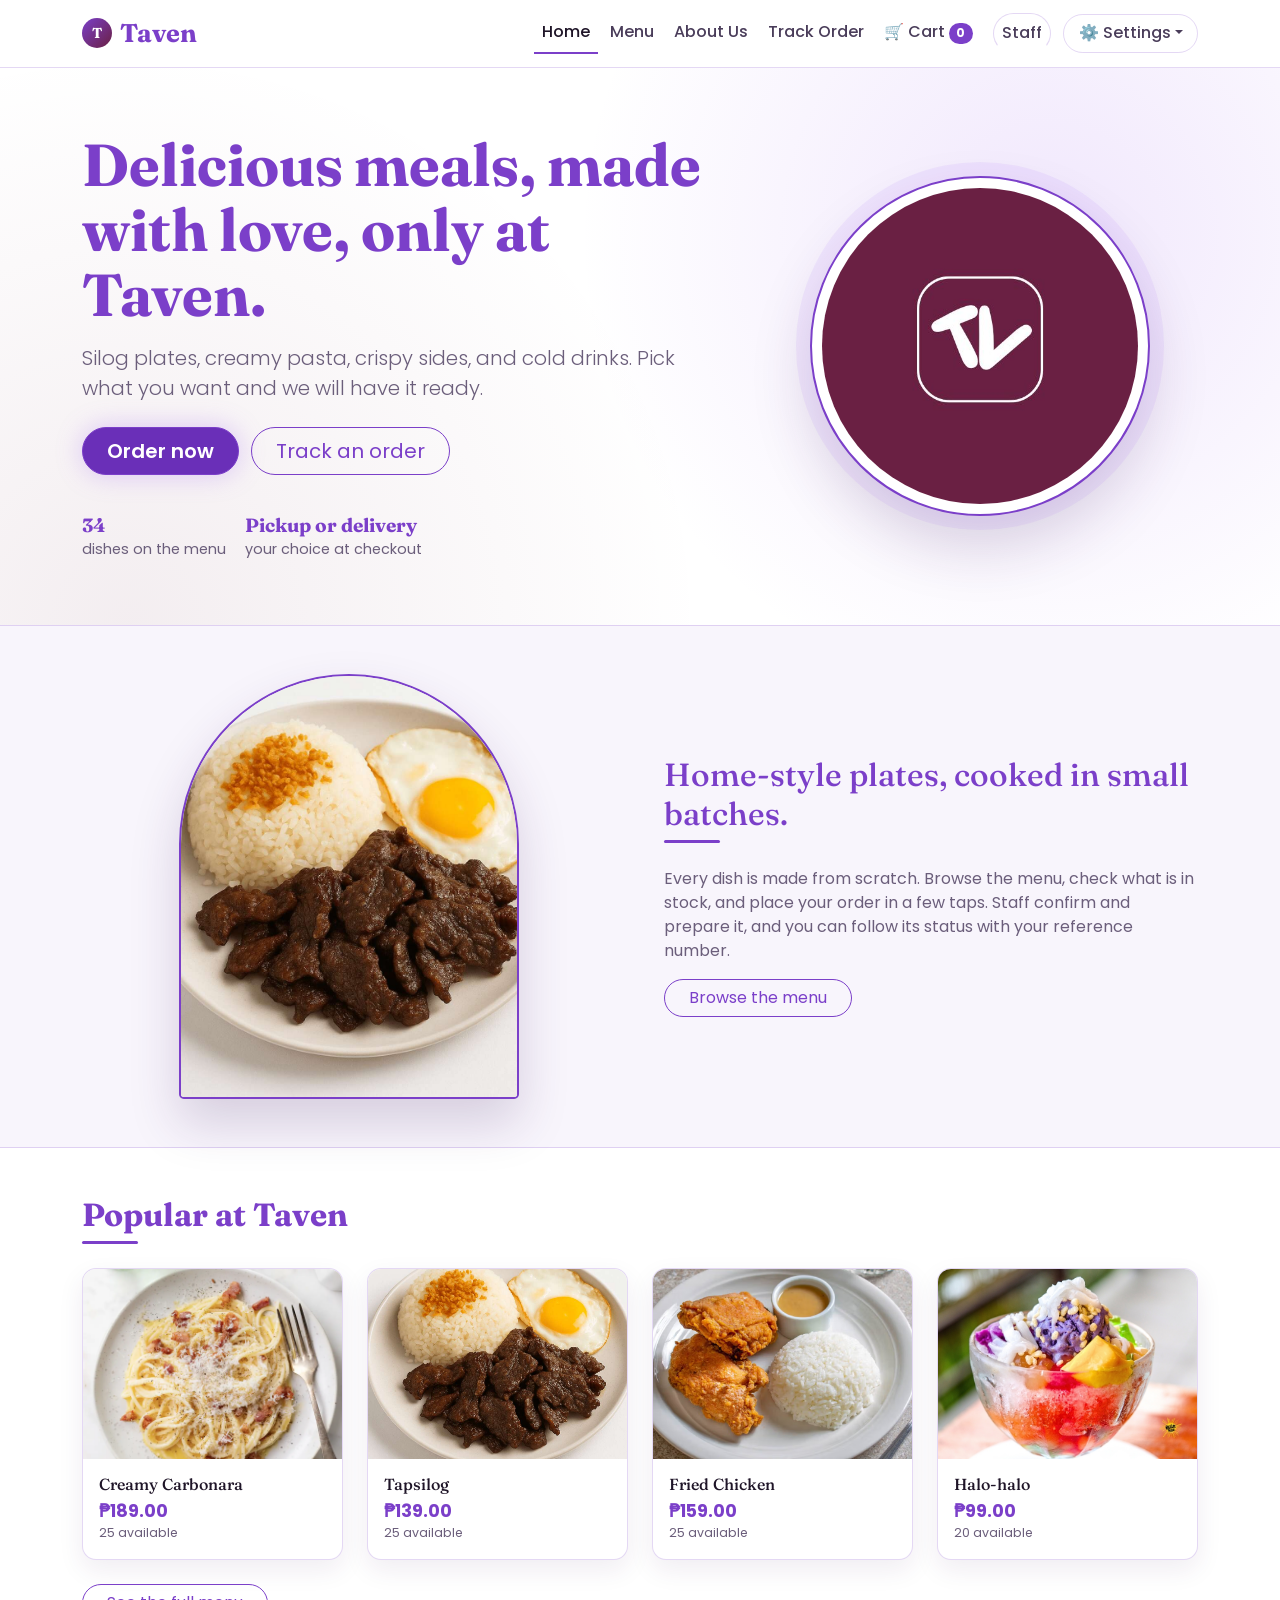
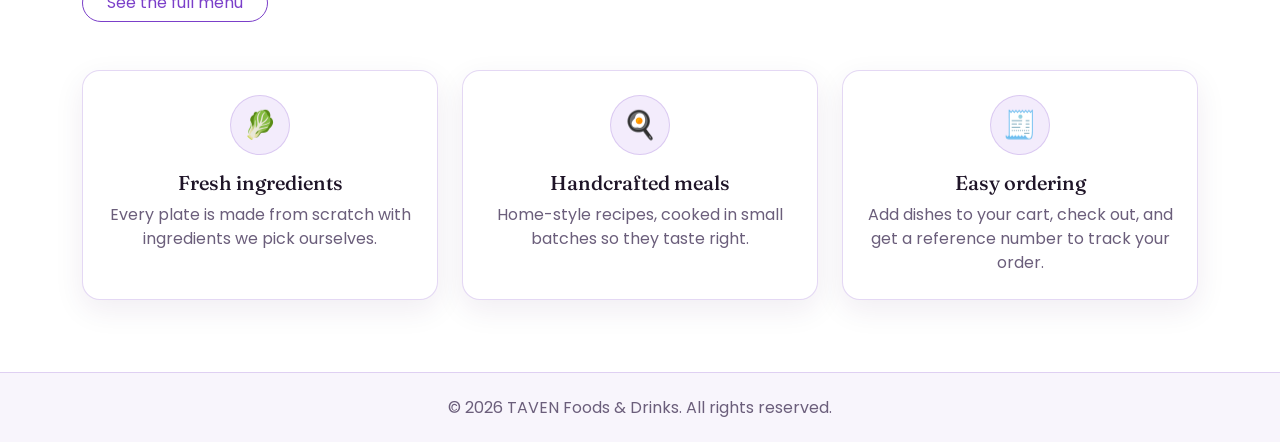
<file: index.html>
<!DOCTYPE html>
<html lang="en">
<head>
  <meta charset="UTF-8">
  <meta name="viewport" content="width=device-width, initial-scale=1.0">
  <title>Taven | Home</title>
  <link href="https://cdn.jsdelivr.net/npm/bootstrap@5.3.3/dist/css/bootstrap.min.css" rel="stylesheet">
  <link href="https://fonts.googleapis.com/css2?family=Fraunces:opsz,wght@9..144,600;9..144,700&family=Poppins:wght@400;500;600&display=swap" rel="stylesheet">
  <link rel="icon" type="image/svg+xml" href="favicon.svg">
  <link rel="icon" type="image/png" href="favicon.png">
  <link rel="stylesheet" href="style.css">
  <script>try{var t=localStorage.getItem("theme")||"light";document.documentElement.setAttribute("data-theme",t);document.documentElement.setAttribute("data-bs-theme",t);}catch(e){document.documentElement.setAttribute("data-theme","light");}</script>
</head>
<body>
  <div id="site-nav"></div>
  <main>
    <section class="hero">
      <div class="container">
        <div class="row align-items-center g-5">
          <div class="col-md-7 order-2 order-md-1">
            <h1 class="mb-3">Delicious meals, made with love, only at Taven.</h1>
            <p class="lead text-muted mb-4">Silog plates, creamy pasta, crispy sides, and cold drinks. Pick what you want and we will have it ready.</p>
            <a href="order.html" class="btn btn-light-pill btn-lg px-4" id="orderBtn">Order now</a>
            <a href="track.html" class="btn btn-outline-brand btn-lg px-4 ms-2">Track an order</a>
            <div class="hero-bar"><div><b>34</b>dishes on the menu</div><div><b>Pickup or delivery</b>your choice at checkout</div></div>
          </div>
          <div class="col-md-5 order-1 order-md-2 text-center">
            <img src="images/logo.png" alt="Taven Logo" class="plate" onerror="this.onerror=null;this.style.background='#1b1523'">
          </div>
        </div>
      </div>
    </section>

    <section class="band py-5">
      <div class="container"><div class="row align-items-center g-5">
        <div class="col-md-6 text-center"><img src="images/Tapsilog.png" alt="Tapsilog" class="arch" onerror="this.onerror=null;this.src=FALLBACK"></div>
        <div class="col-md-6">
          <h2 class="section-title h2">Home-style plates, cooked in small batches.</h2>
          <p class="text-muted">Every dish is made from scratch. Browse the menu, check what is in stock, and place your order in a few taps. Staff confirm and prepare it, and you can follow its status with your reference number.</p>
          <a href="order.html" class="btn btn-outline-brand px-4">Browse the menu</a>
        </div>
      </div></div>
    </section>

    <section class="container py-5">
      <h2 class="section-title">Popular at Taven</h2>
      <div class="row g-4" id="popular"></div>
      <div class="mt-4"><a href="order.html" class="btn btn-outline-brand px-4">See the full menu</a></div>
    </section>

    <section class="container pb-4">
      <div class="row g-4 text-center">
        <div class="col-md-4"><div class="soft-card p-4 h-100"><div class="feature-icon">🥬</div><h3 class="h5">Fresh ingredients</h3><p class="mb-0 text-muted">Every plate is made from scratch with ingredients we pick ourselves.</p></div></div>
        <div class="col-md-4"><div class="soft-card p-4 h-100"><div class="feature-icon">🍳</div><h3 class="h5">Handcrafted meals</h3><p class="mb-0 text-muted">Home-style recipes, cooked in small batches so they taste right.</p></div></div>
        <div class="col-md-4"><div class="soft-card p-4 h-100"><div class="feature-icon">🧾</div><h3 class="h5">Easy ordering</h3><p class="mb-0 text-muted">Add dishes to your cart, check out, and get a reference number to track your order.</p></div></div>
      </div>
    </section>
  </main>
  <div id="site-footer"></div>

  <script src="https://cdn.jsdelivr.net/npm/bootstrap@5.3.3/dist/js/bootstrap.bundle.min.js"></script>
  <script src="script.js"></script>
</body>
</html>
</file>
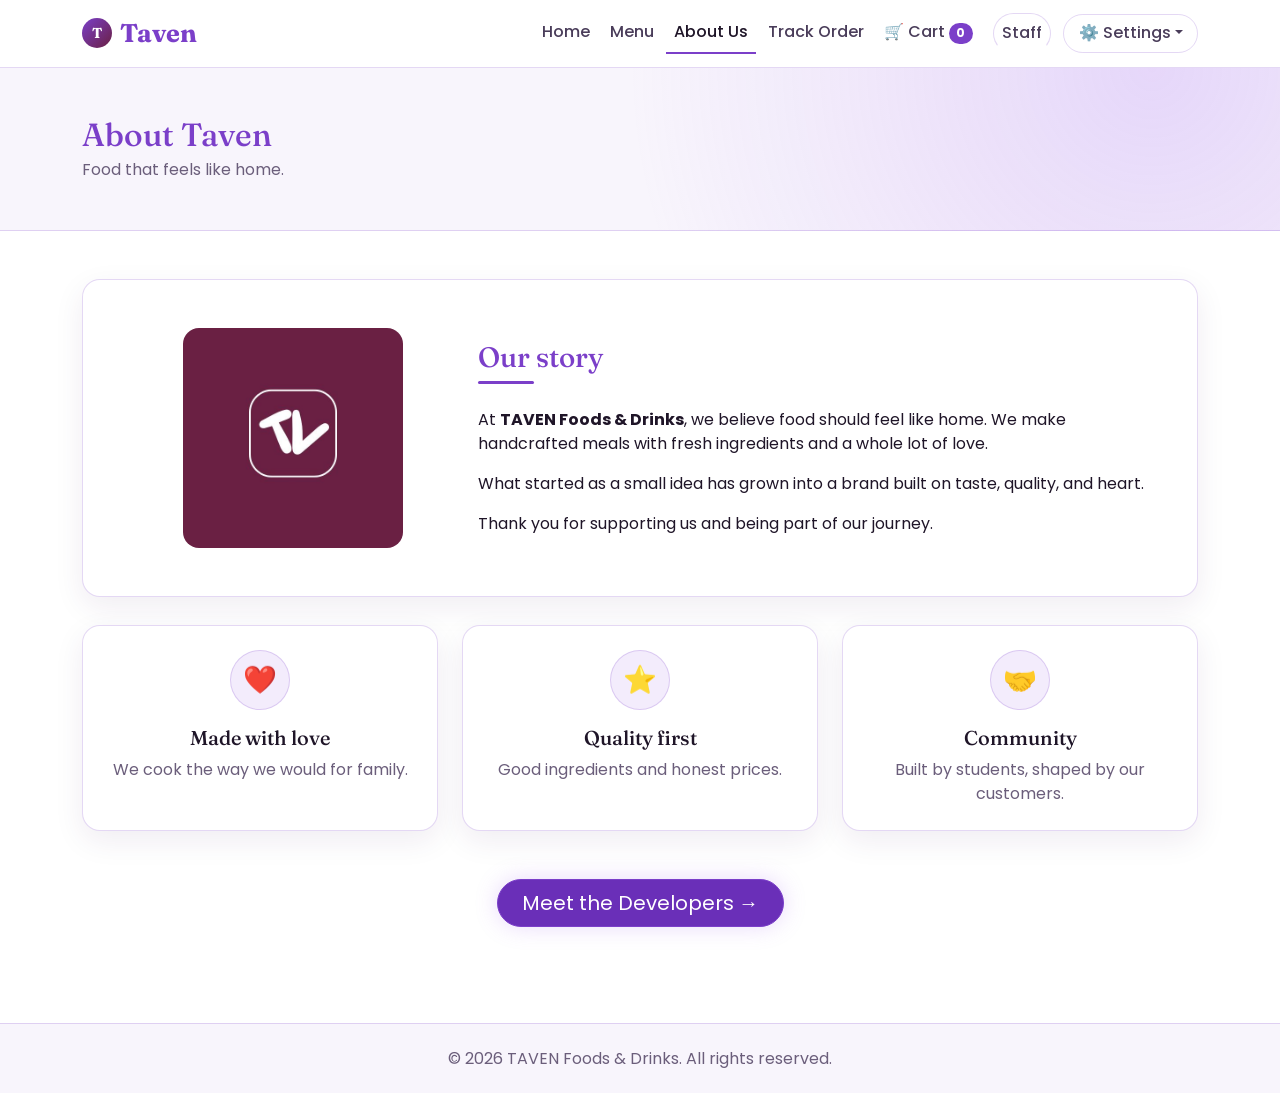
<file: aboutus.html>
<!DOCTYPE html>
<html lang="en">
<head>
  <meta charset="UTF-8">
  <meta name="viewport" content="width=device-width, initial-scale=1.0">
  <title>Taven | About Us</title>
  <link href="https://cdn.jsdelivr.net/npm/bootstrap@5.3.3/dist/css/bootstrap.min.css" rel="stylesheet">
  <link href="https://fonts.googleapis.com/css2?family=Fraunces:opsz,wght@9..144,600;9..144,700&family=Poppins:wght@400;500;600&display=swap" rel="stylesheet">
  <link rel="stylesheet" href="style.css">
  <script>try{var t=localStorage.getItem("theme")||"light";document.documentElement.setAttribute("data-theme",t);document.documentElement.setAttribute("data-bs-theme",t);}catch(e){document.documentElement.setAttribute("data-theme","light");}</script>
</head>
<body>
  <div id="site-nav"></div>
  <main>
    <div class="page-banner"><div class="container"><h1 class="h2 mb-1">About Taven</h1><p>Food that feels like home.</p></div></div>
    <section class="container py-5">
      <div class="soft-card p-4 p-md-5">
        <div class="row align-items-center g-4">
          <div class="col-md-4 text-center"><img src="images/logo.png" alt="Taven Logo" class="img-fluid rounded-4" style="max-width:220px"></div>
          <div class="col-md-8">
            <h2 class="section-title h3">Our story</h2>
            <p>At <strong>TAVEN Foods &amp; Drinks</strong>, we believe food should feel like home. We make handcrafted meals with fresh ingredients and a whole lot of love.</p>
            <p>What started as a small idea has grown into a brand built on taste, quality, and heart.</p>
            <p class="mb-0">Thank you for supporting us and being part of our journey.</p>
          </div>
        </div>
      </div>
      <div class="row g-4 mt-1 text-center">
        <div class="col-md-4"><div class="soft-card p-4 h-100"><div class="feature-icon">❤️</div><h3 class="h5">Made with love</h3><p class="text-muted mb-0">We cook the way we would for family.</p></div></div>
        <div class="col-md-4"><div class="soft-card p-4 h-100"><div class="feature-icon">⭐</div><h3 class="h5">Quality first</h3><p class="text-muted mb-0">Good ingredients and honest prices.</p></div></div>
        <div class="col-md-4"><div class="soft-card p-4 h-100"><div class="feature-icon">🤝</div><h3 class="h5">Community</h3><p class="text-muted mb-0">Built by students, shaped by our customers.</p></div></div>
      </div>
      <div class="text-center mt-5"><a href="developers.html" class="btn btn-brand btn-lg px-4">Meet the Developers →</a></div>
    </section>
  </main>
  <div id="site-footer"></div>

  <script src="https://cdn.jsdelivr.net/npm/bootstrap@5.3.3/dist/js/bootstrap.bundle.min.js"></script>
  <script src="script.js"></script>
</body>
</html>
</file>
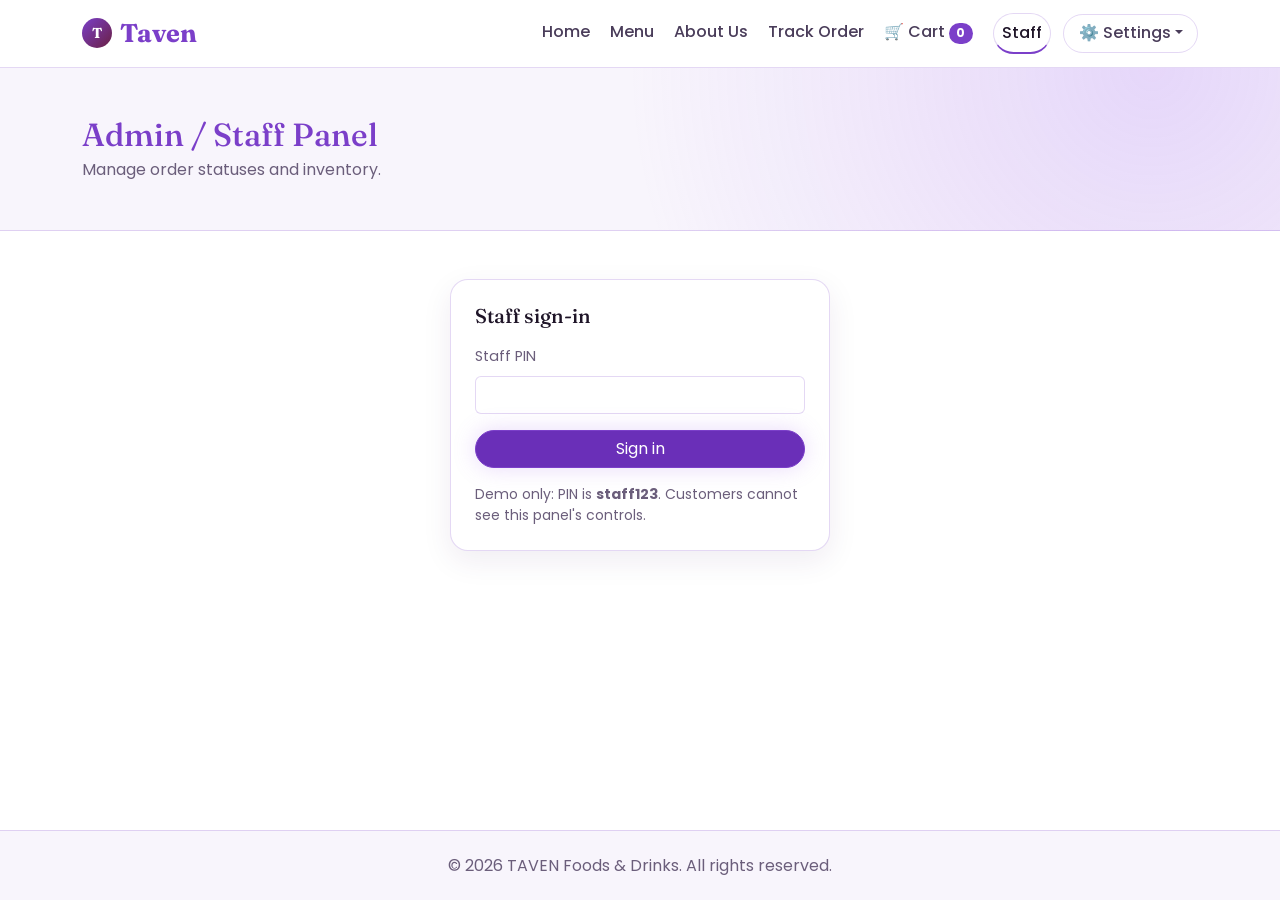
<file: admin.html>
<!DOCTYPE html>
<html lang="en">
<head>
  <meta charset="UTF-8">
  <meta name="viewport" content="width=device-width, initial-scale=1.0">
  <title>Taven | Staff Panel</title>
  <link href="https://cdn.jsdelivr.net/npm/bootstrap@5.3.3/dist/css/bootstrap.min.css" rel="stylesheet">
  <link href="https://fonts.googleapis.com/css2?family=Fraunces:opsz,wght@9..144,600;9..144,700&family=Poppins:wght@400;500;600&display=swap" rel="stylesheet">
  <link rel="stylesheet" href="style.css">
  <script>try{var t=localStorage.getItem("theme")||"light";document.documentElement.setAttribute("data-theme",t);document.documentElement.setAttribute("data-bs-theme",t);}catch(e){document.documentElement.setAttribute("data-theme","light");}</script>
</head>
<body>
  <div id="site-nav"></div>
  <main>
    <div class="page-banner"><div class="container"><h1 class="h2 mb-1">Admin / Staff Panel</h1><p>Manage order statuses and inventory.</p></div></div>
    <section class="container py-5"><div id="admin-root"></div></section>
  </main>
  <div id="site-footer"></div>

  <script src="https://cdn.jsdelivr.net/npm/bootstrap@5.3.3/dist/js/bootstrap.bundle.min.js"></script>
  <script src="script.js"></script>
</body>
</html>
</file>
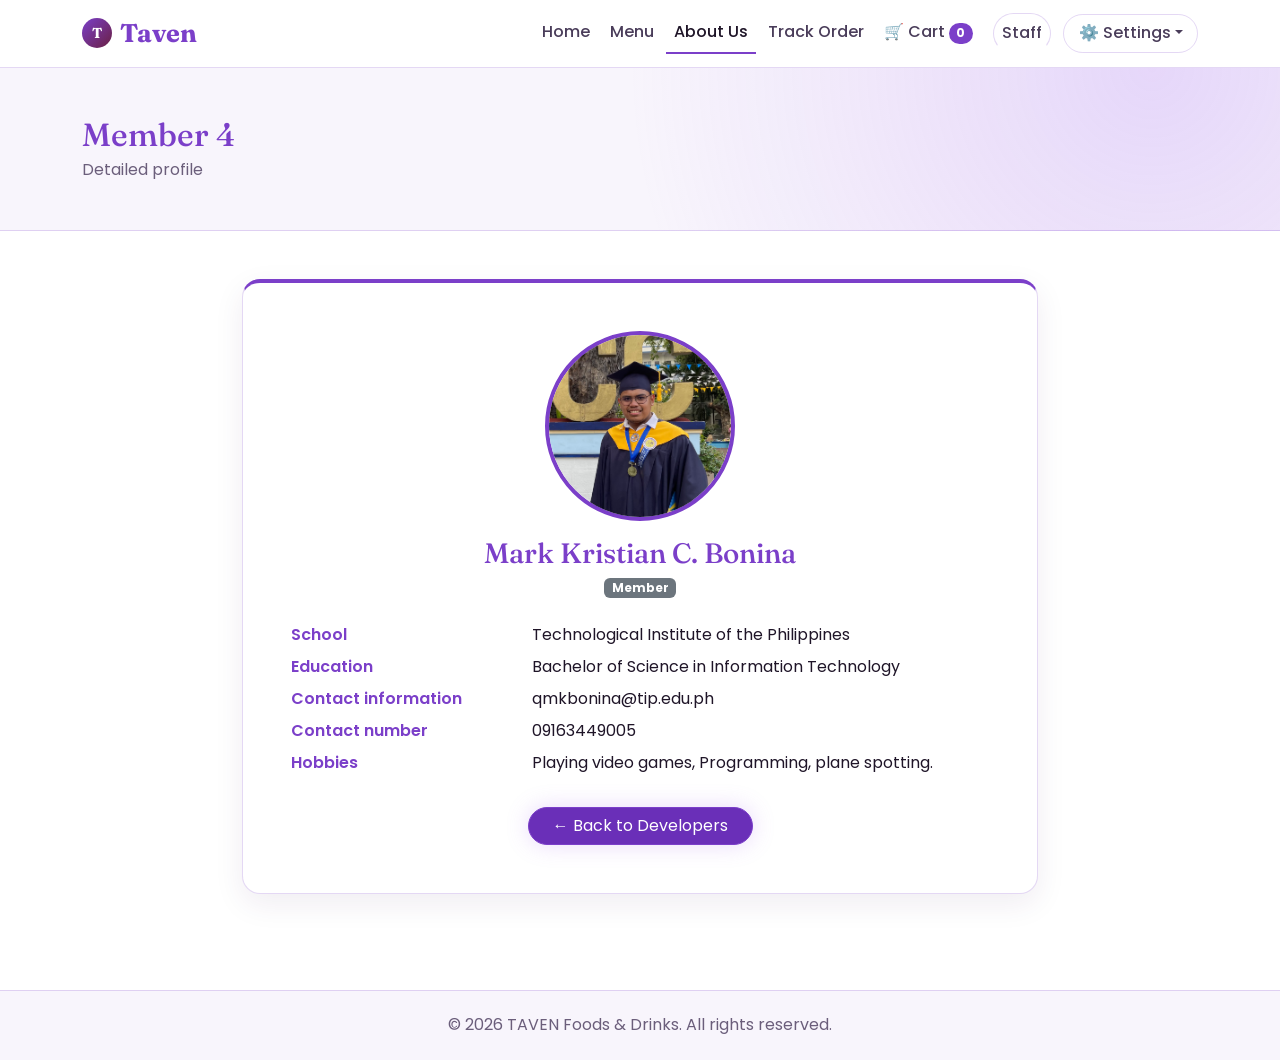
<file: Bonina.HTML>
<!DOCTYPE html>
<!-- MEMBER 4: Mark Kristian C. Bonina | file: Bonina.HTML -->
<html lang="en">
<head>
  <meta charset="UTF-8">
  <meta name="viewport" content="width=device-width, initial-scale=1.0">
  <title>Mark Kristian C. Bonina - Taven</title>
  <link href="https://cdn.jsdelivr.net/npm/bootstrap@5.3.3/dist/css/bootstrap.min.css" rel="stylesheet">
  <link href="https://fonts.googleapis.com/css2?family=Fraunces:opsz,wght@9..144,600;9..144,700&family=Poppins:wght@400;500;600&display=swap" rel="stylesheet">
  <link rel="stylesheet" href="style.css">
  <script>try{var t=localStorage.getItem("theme")||"light";document.documentElement.setAttribute("data-theme",t);document.documentElement.setAttribute("data-bs-theme",t);}catch(e){document.documentElement.setAttribute("data-theme","light");}</script>
</head>
<body>
  <div id="site-nav"></div>
  <main>
    <div class="page-banner"><div class="container"><h1 class="h2 mb-1">Member 4</h1><p>Detailed profile</p></div></div>
    <section class="container py-5" style="max-width:820px">
      <div id="member-profile" data-id="4"></div>
    </section>
  </main>
  <div id="site-footer"></div>

  <script src="https://cdn.jsdelivr.net/npm/bootstrap@5.3.3/dist/js/bootstrap.bundle.min.js"></script>
  <script src="script.js"></script>
</body>
</html>
</file>
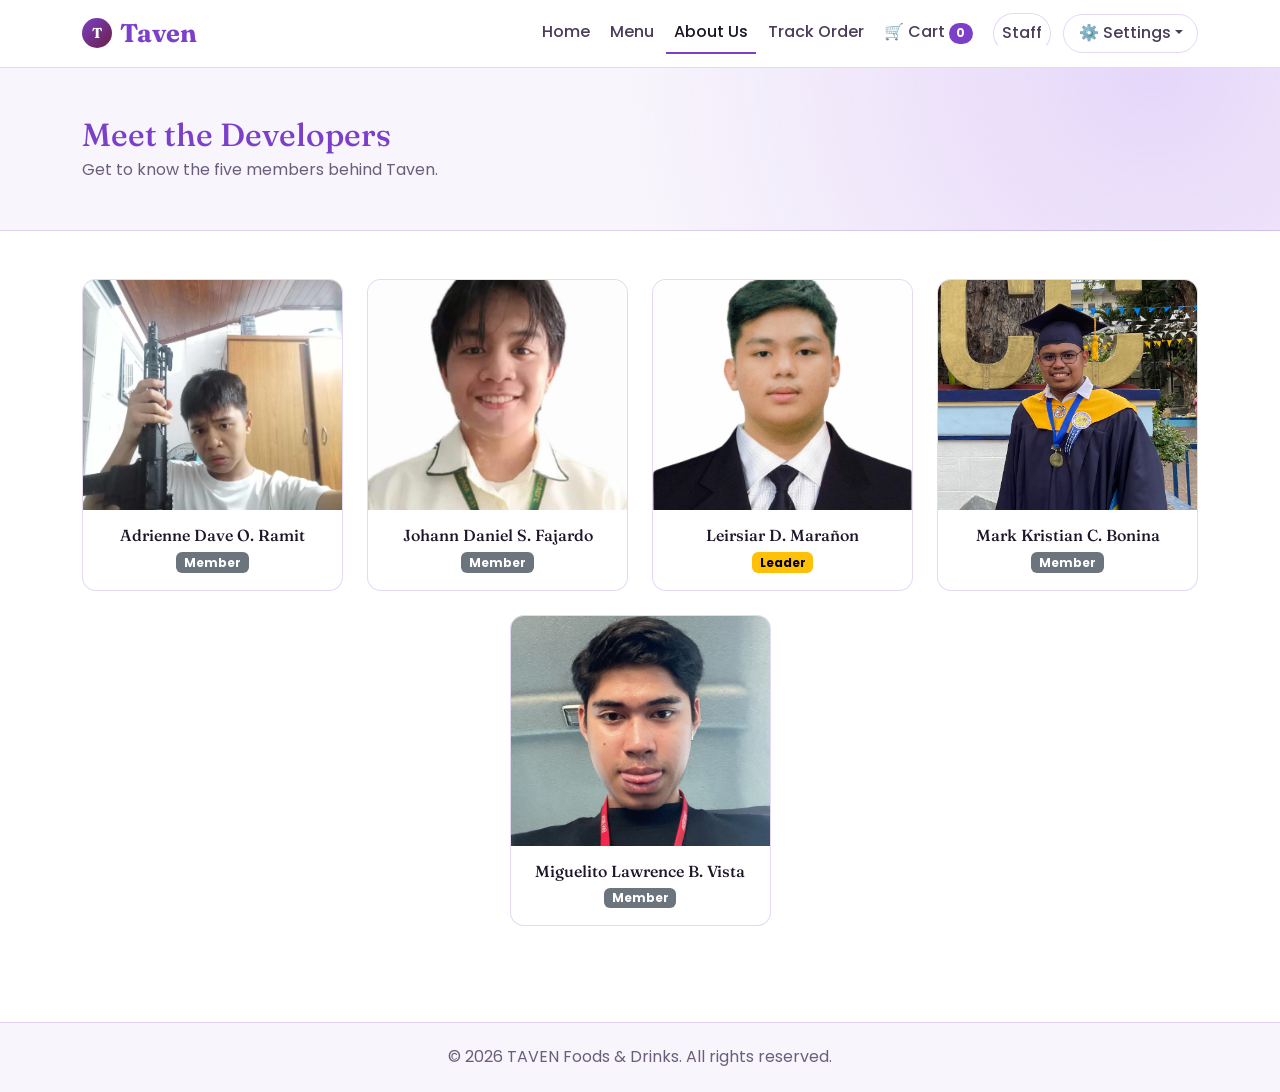
<file: developers.html>
<!DOCTYPE html>
<html lang="en">
<head>
  <meta charset="UTF-8">
  <meta name="viewport" content="width=device-width, initial-scale=1.0">
  <title>Developers - Taven</title>
  <link href="https://cdn.jsdelivr.net/npm/bootstrap@5.3.3/dist/css/bootstrap.min.css" rel="stylesheet">
  <link href="https://fonts.googleapis.com/css2?family=Fraunces:opsz,wght@9..144,600;9..144,700&family=Poppins:wght@400;500;600&display=swap" rel="stylesheet">
  <link rel="stylesheet" href="style.css">
  <script>try{var t=localStorage.getItem("theme")||"light";document.documentElement.setAttribute("data-theme",t);document.documentElement.setAttribute("data-bs-theme",t);}catch(e){document.documentElement.setAttribute("data-theme","light");}</script>
</head>
<body>
  <div id="site-nav"></div>
  <main>
    <div class="page-banner"><div class="container"><h1 class="h2 mb-1">Meet the Developers</h1><p>Get to know the five members behind Taven.</p></div></div>
    <section class="container py-5">
      <div class="row g-4 justify-content-center" id="team"></div>
    </section>
  </main>
  <div id="site-footer"></div>

  <script src="https://cdn.jsdelivr.net/npm/bootstrap@5.3.3/dist/js/bootstrap.bundle.min.js"></script>
  <script src="script.js"></script>
</body>
</html>
</file>
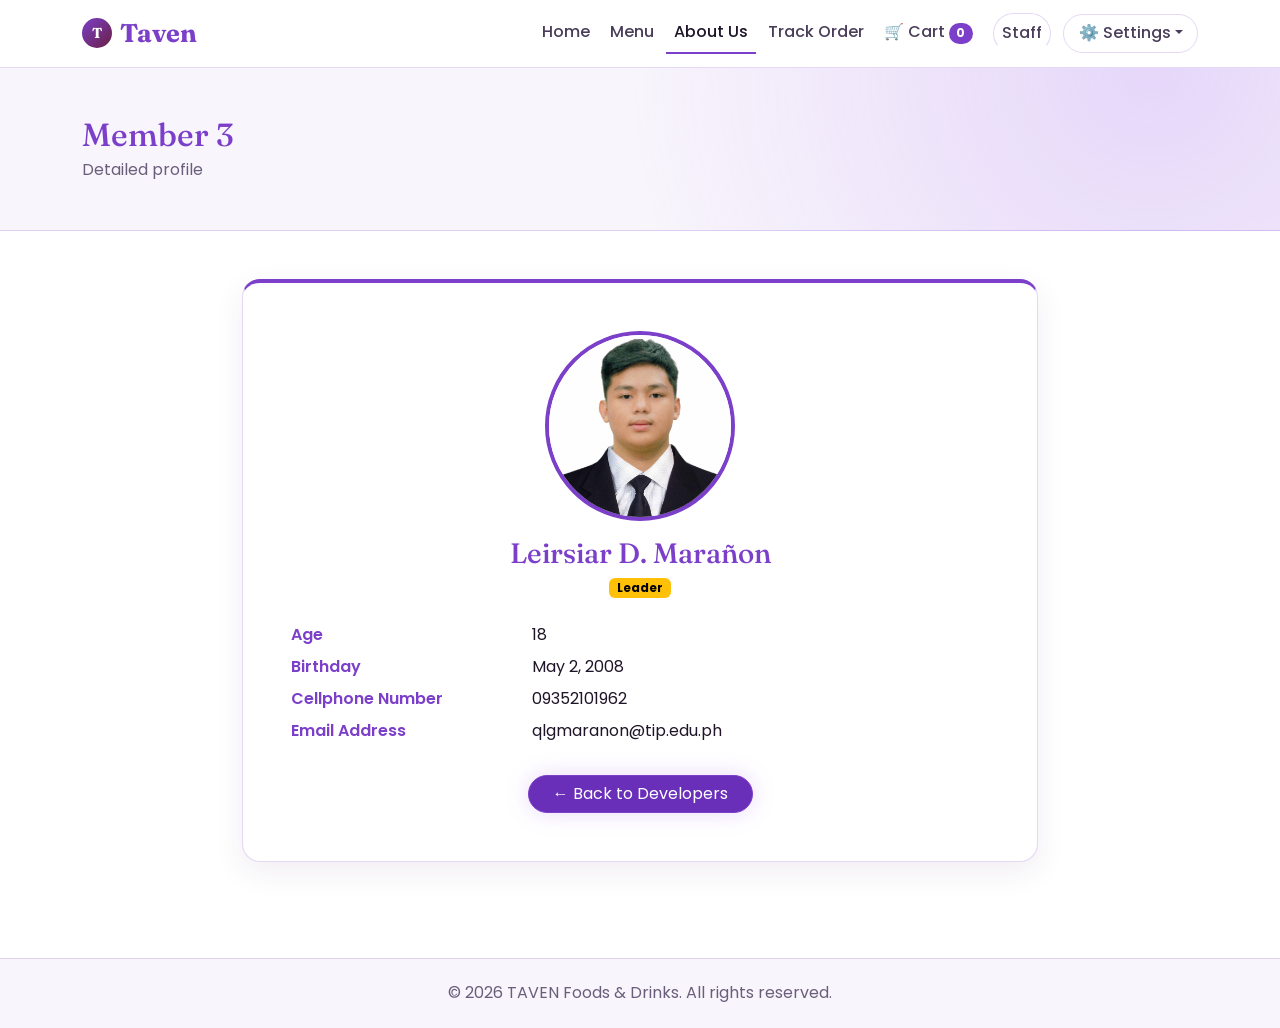
<file: Marañon.HTML>
<!DOCTYPE html>
<!-- MEMBER 3: Leirsiar O. Marañon | file: Marañon.HTML -->
<html lang="en">
<head>
  <meta charset="UTF-8">
  <meta name="viewport" content="width=device-width, initial-scale=1.0">
  <title>Leirsiar O. Marañon - Taven</title>
  <link href="https://cdn.jsdelivr.net/npm/bootstrap@5.3.3/dist/css/bootstrap.min.css" rel="stylesheet">
  <link href="https://fonts.googleapis.com/css2?family=Fraunces:opsz,wght@9..144,600;9..144,700&family=Poppins:wght@400;500;600&display=swap" rel="stylesheet">
  <link rel="stylesheet" href="style.css">
</head>
<body>
  <div id="site-nav"></div>
  <main>
    <div class="page-banner"><div class="container"><h1 class="h2 mb-1">Member 3</h1><p>Detailed profile</p></div></div>
    <section class="container py-5" style="max-width:820px">
      <div id="member-profile" data-id="3"></div>
    </section>
  </main>
  <div id="site-footer"></div>

  <script src="https://cdn.jsdelivr.net/npm/bootstrap@5.3.3/dist/js/bootstrap.bundle.min.js"></script>
  <script src="script.js"></script>
</body>
</html>
</file>
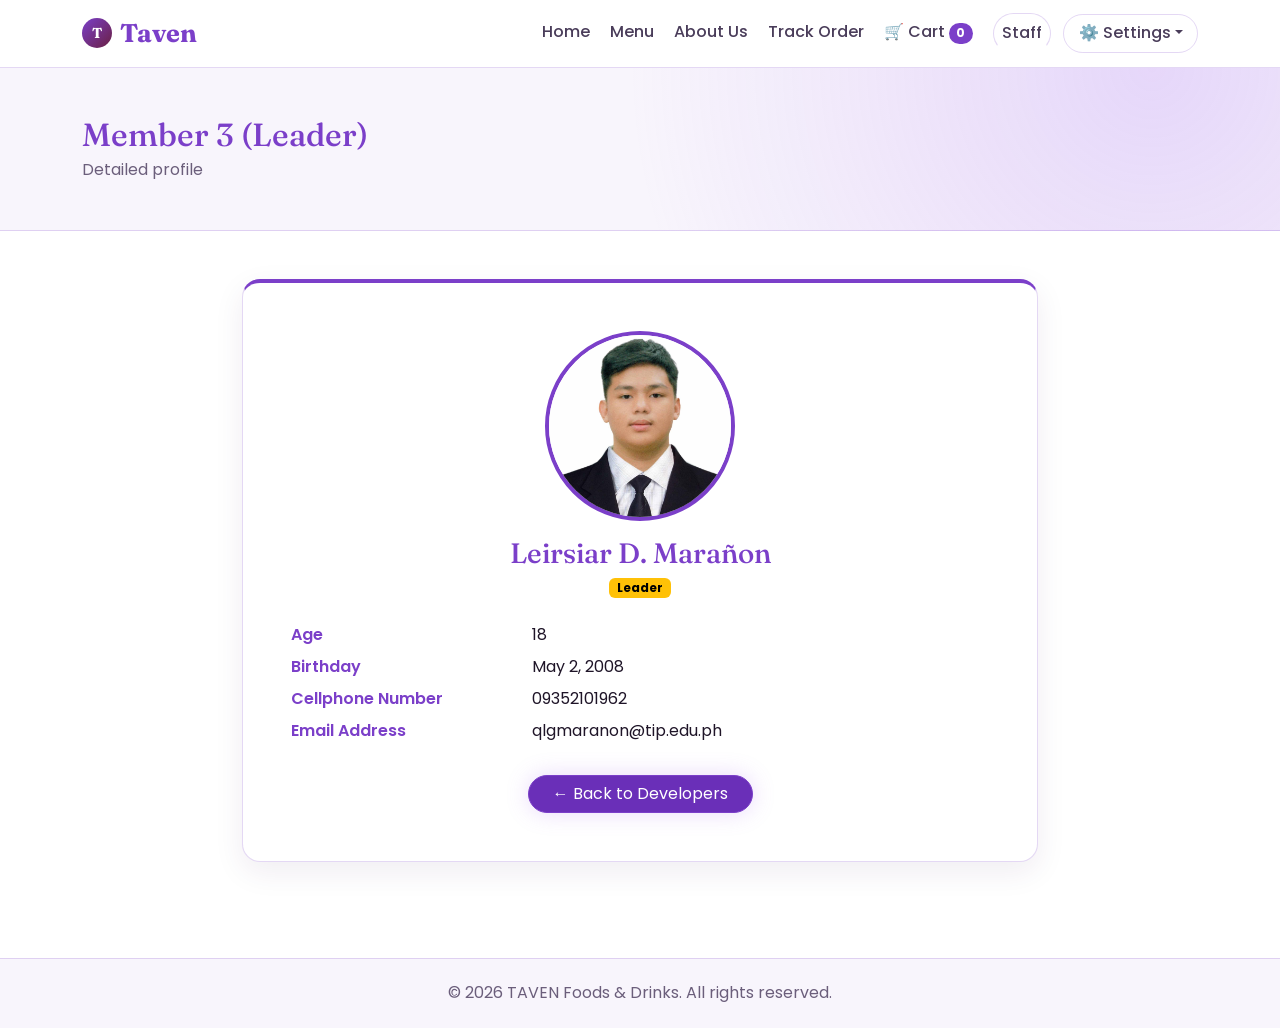
<file: Mara├▒on.HTML>
<!DOCTYPE html>
<!-- MEMBER 3 (LEADER): Leirsiar O. Marañon | file: Marañon.HTML -->
<html lang="en">
<head>
  <meta charset="UTF-8">
  <meta name="viewport" content="width=device-width, initial-scale=1.0">
  <title>Leirsiar O. Marañon - Taven</title>
  <link href="https://cdn.jsdelivr.net/npm/bootstrap@5.3.3/dist/css/bootstrap.min.css" rel="stylesheet">
  <link href="https://fonts.googleapis.com/css2?family=Fraunces:opsz,wght@9..144,600;9..144,700&family=Poppins:wght@400;500;600&display=swap" rel="stylesheet">
  <link rel="stylesheet" href="style.css">
  <script>try{var t=localStorage.getItem("theme")||"light";document.documentElement.setAttribute("data-theme",t);document.documentElement.setAttribute("data-bs-theme",t);}catch(e){document.documentElement.setAttribute("data-theme","light");}</script>
</head>
<body>
  <div id="site-nav"></div>
  <main>
    <div class="page-banner"><div class="container"><h1 class="h2 mb-1">Member 3 (Leader)</h1><p>Detailed profile</p></div></div>
    <section class="container py-5" style="max-width:820px">
      <div id="member-profile" data-id="3"></div>
    </section>
  </main>
  <div id="site-footer"></div>

  <script src="https://cdn.jsdelivr.net/npm/bootstrap@5.3.3/dist/js/bootstrap.bundle.min.js"></script>
  <script src="script.js"></script>
</body>
</html>
</file>
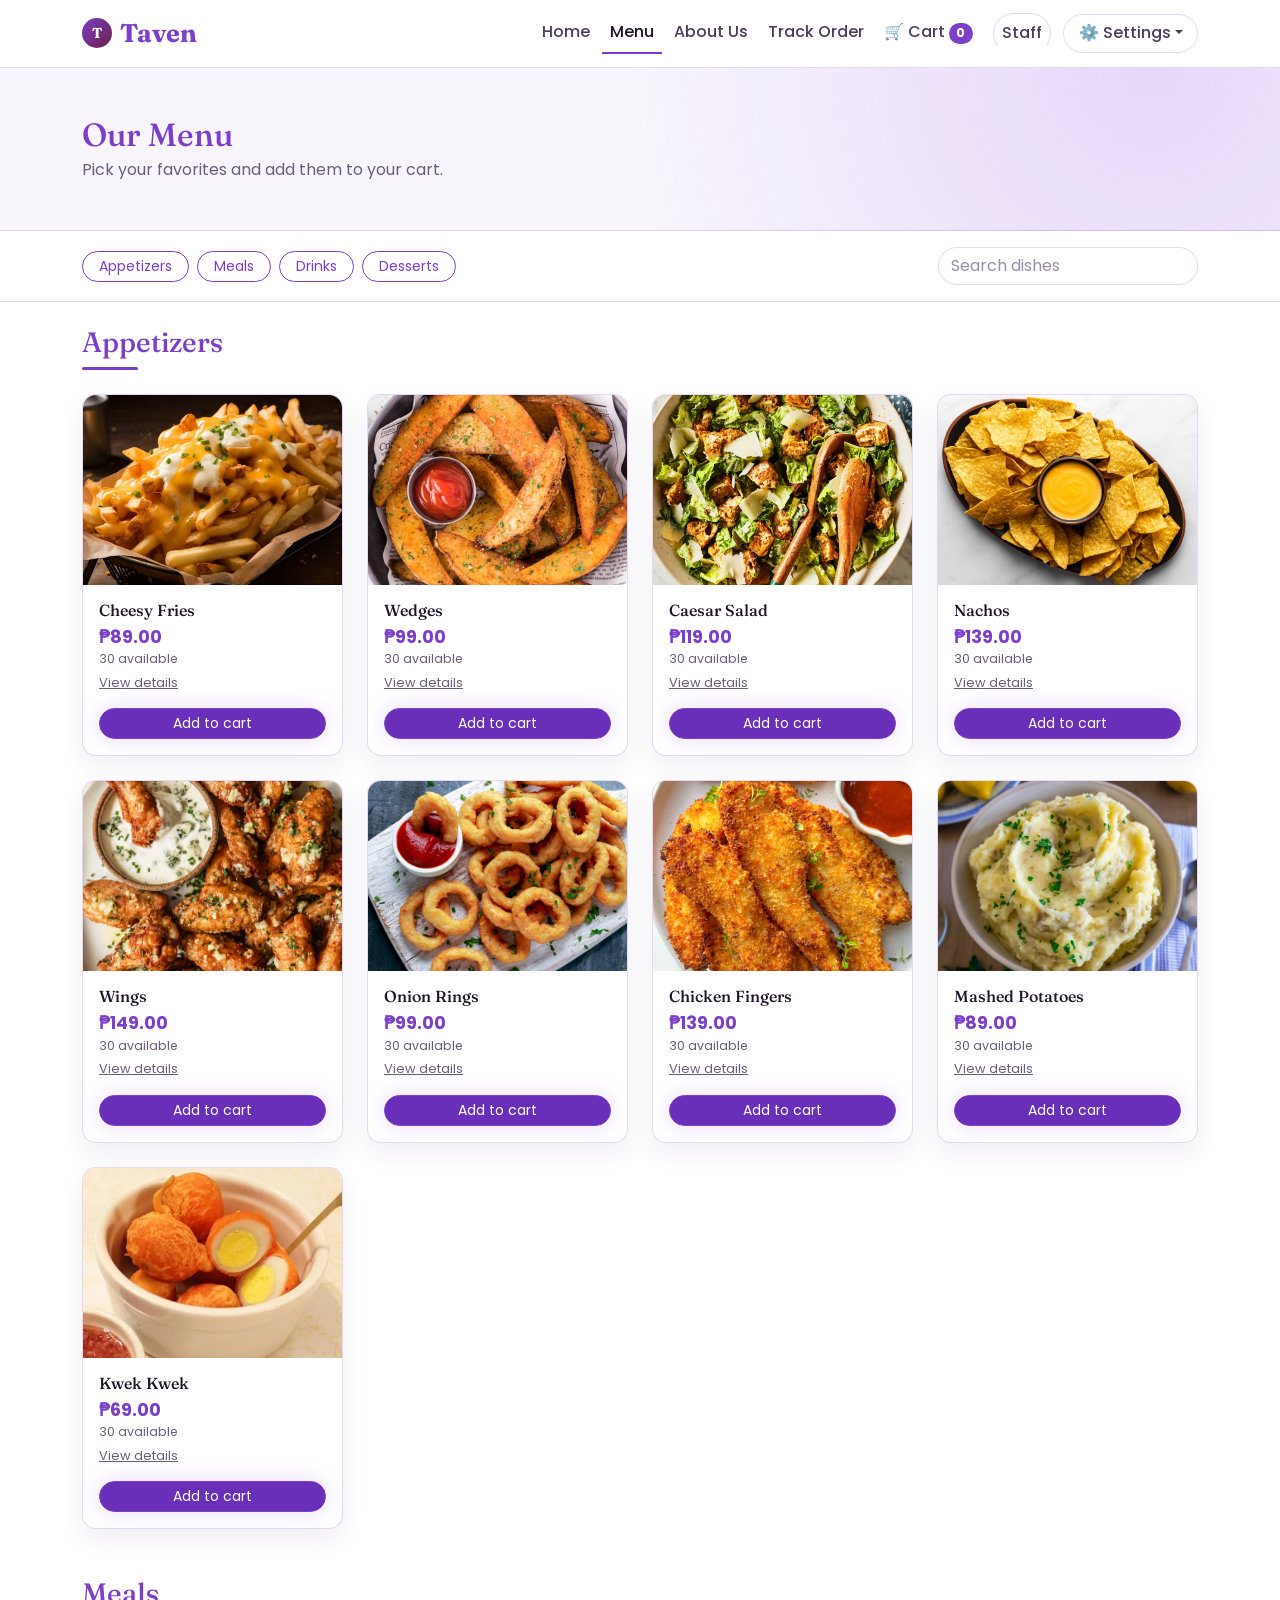
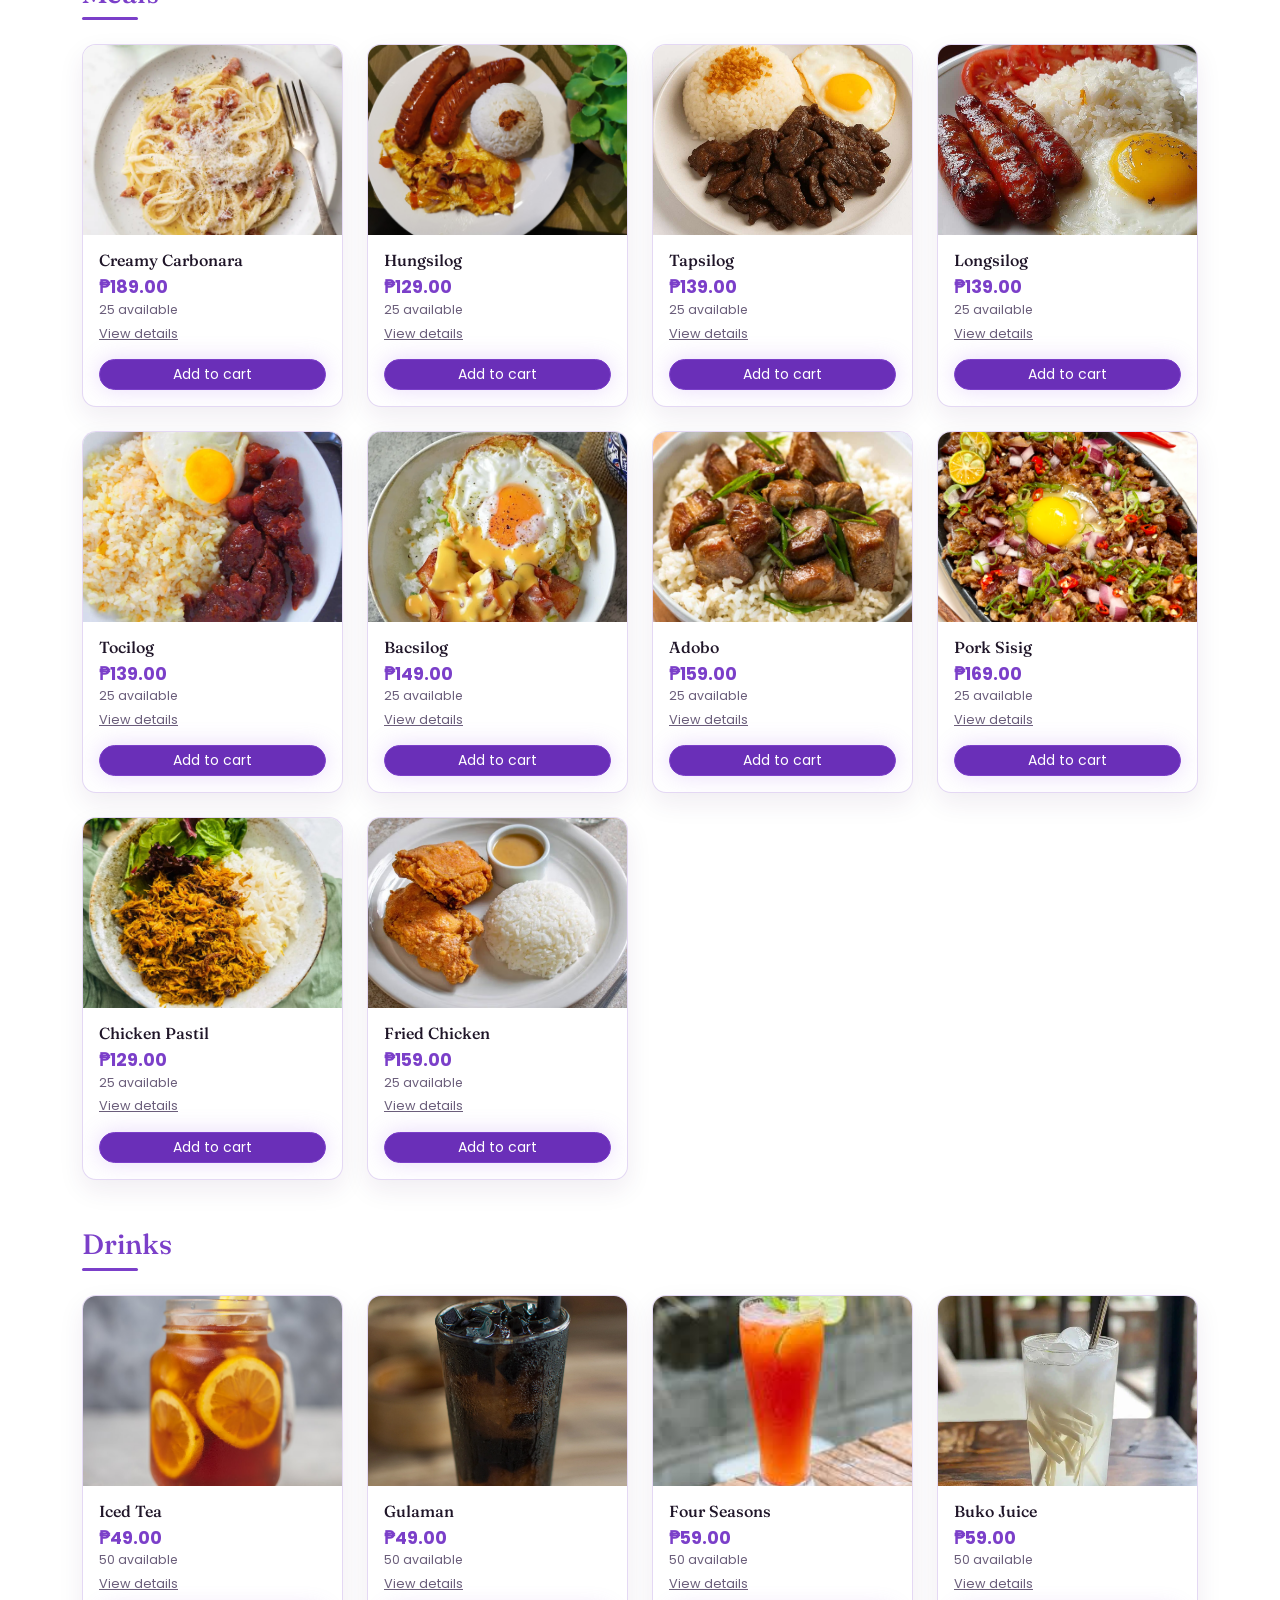
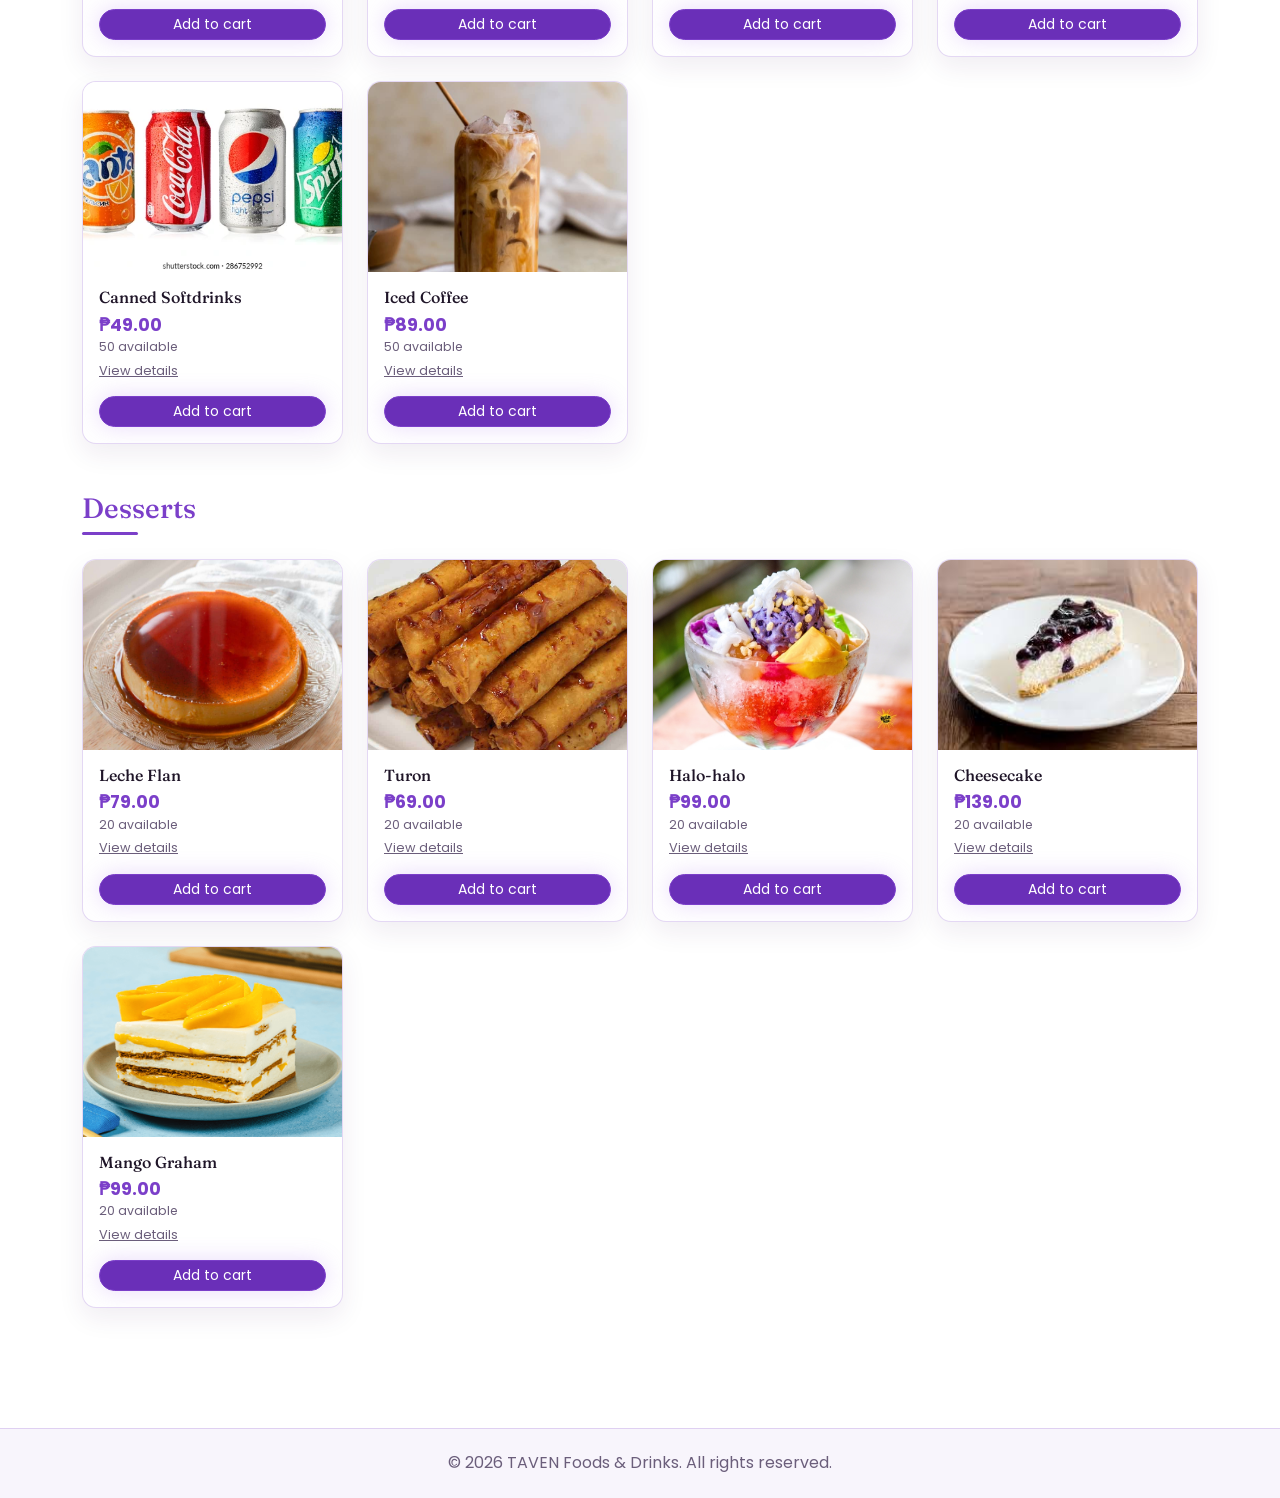
<file: order.html>
<!DOCTYPE html>
<html lang="en">
<head>
  <meta charset="UTF-8">
  <meta name="viewport" content="width=device-width, initial-scale=1.0">
  <title>Taven | Menu</title>
  <link href="https://cdn.jsdelivr.net/npm/bootstrap@5.3.3/dist/css/bootstrap.min.css" rel="stylesheet">
  <link href="https://fonts.googleapis.com/css2?family=Fraunces:opsz,wght@9..144,600;9..144,700&family=Poppins:wght@400;500;600&display=swap" rel="stylesheet">
  <link rel="stylesheet" href="style.css">
  <script>try{var t=localStorage.getItem("theme")||"light";document.documentElement.setAttribute("data-theme",t);document.documentElement.setAttribute("data-bs-theme",t);}catch(e){document.documentElement.setAttribute("data-theme","light");}</script>
</head>
<body>
  <div id="site-nav"></div>
  <main>
    <div class="page-banner"><div class="container"><h1 class="h2 mb-1">Our Menu</h1><p>Pick your favorites and add them to your cart.</p></div></div>
    <div class="menu-toolbar py-3">
      <div class="container d-flex flex-wrap gap-2 align-items-center justify-content-between">
        <div class="d-flex flex-wrap gap-2">
          <button class="btn btn-outline-brand btn-sm px-3" data-go="appetizers">Appetizers</button>
          <button class="btn btn-outline-brand btn-sm px-3" data-go="meals">Meals</button>
          <button class="btn btn-outline-brand btn-sm px-3" data-go="drinks">Drinks</button>
          <button class="btn btn-outline-brand btn-sm px-3" data-go="desserts">Desserts</button>
        </div>
        <input type="search" id="menu-search" class="form-control rounded-pill" style="max-width:260px" placeholder="Search dishes" aria-label="Search dishes">
      </div>
    </div>
    <div class="container py-4" id="menu-root"></div>
  </main>
  <div id="site-footer"></div>

  <script src="https://cdn.jsdelivr.net/npm/bootstrap@5.3.3/dist/js/bootstrap.bundle.min.js"></script>
  <script src="script.js"></script>
</body>
</html>
</file>
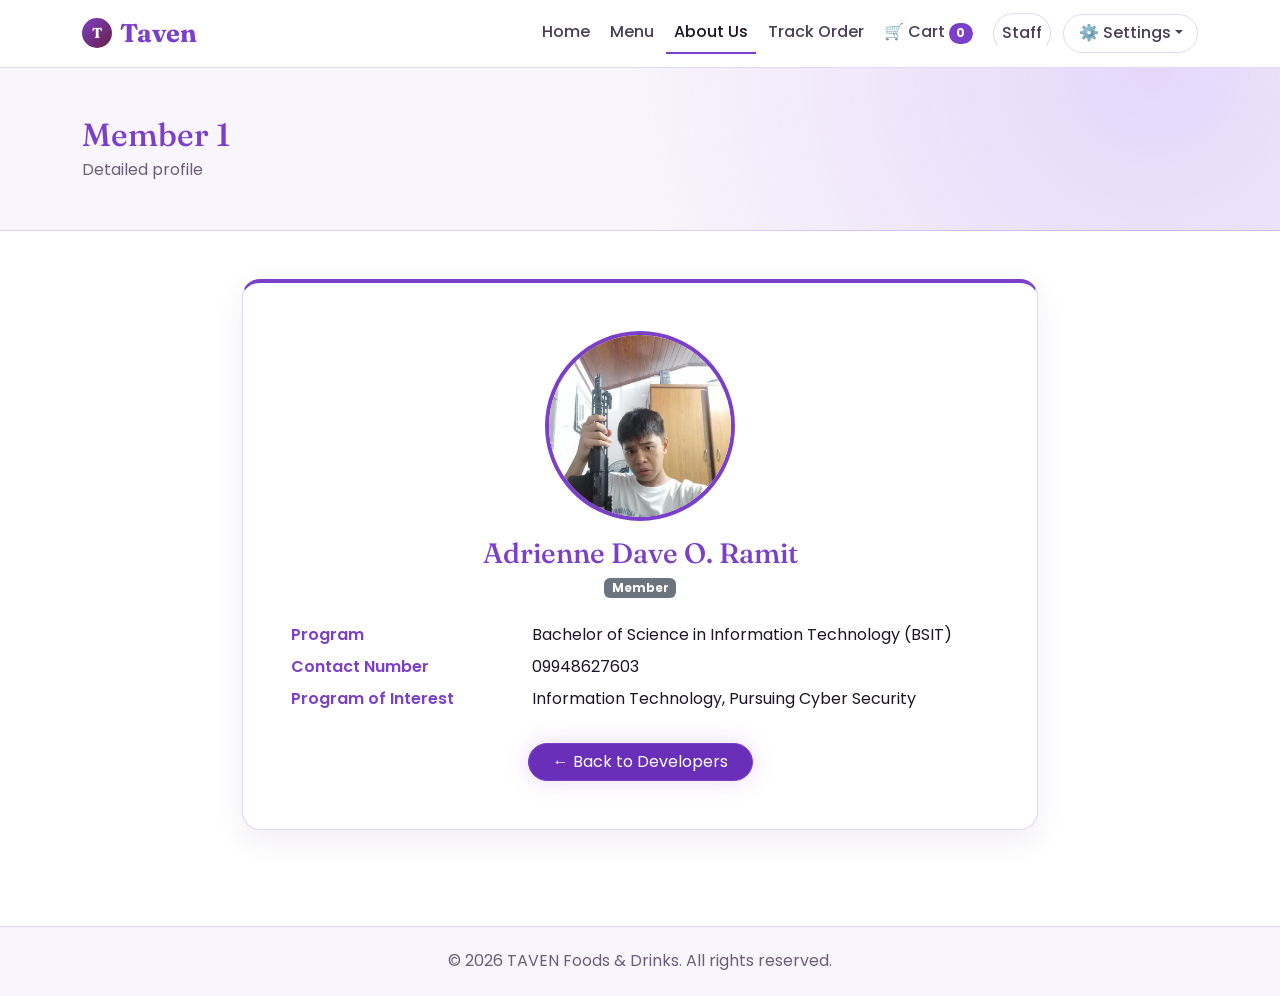
<file: Ramit.HTML>
<!DOCTYPE html>
<!-- MEMBER 1: Adrienne Dave O. Ramit | file: Ramit.HTML -->
<html lang="en">
<head>
  <meta charset="UTF-8">
  <meta name="viewport" content="width=device-width, initial-scale=1.0">
  <title>Adrienne Dave O. Ramit - Taven</title>
  <link href="https://cdn.jsdelivr.net/npm/bootstrap@5.3.3/dist/css/bootstrap.min.css" rel="stylesheet">
  <link href="https://fonts.googleapis.com/css2?family=Fraunces:opsz,wght@9..144,600;9..144,700&family=Poppins:wght@400;500;600&display=swap" rel="stylesheet">
  <link rel="stylesheet" href="style.css">
  <script>try{var t=localStorage.getItem("theme")||"light";document.documentElement.setAttribute("data-theme",t);document.documentElement.setAttribute("data-bs-theme",t);}catch(e){document.documentElement.setAttribute("data-theme","light");}</script>
</head>
<body>
  <div id="site-nav"></div>
  <main>
    <div class="page-banner"><div class="container"><h1 class="h2 mb-1">Member 1</h1><p>Detailed profile</p></div></div>
    <section class="container py-5" style="max-width:820px">
      <div id="member-profile" data-id="1"></div>
    </section>
  </main>
  <div id="site-footer"></div>

  <script src="https://cdn.jsdelivr.net/npm/bootstrap@5.3.3/dist/js/bootstrap.bundle.min.js"></script>
  <script src="script.js"></script>
</body>
</html>
</file>
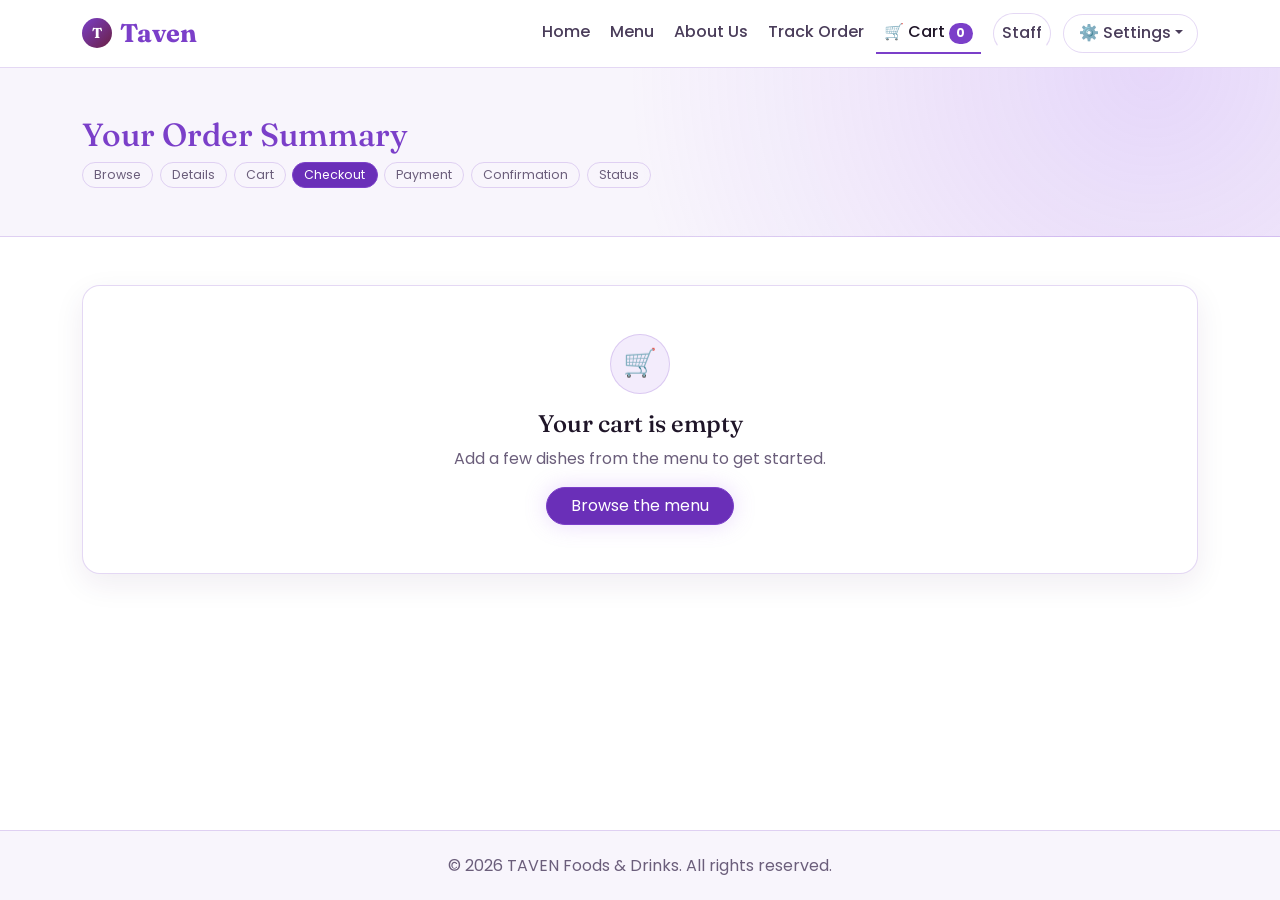
<file: summary.html>
<!DOCTYPE html>
<html lang="en">
<head>
  <meta charset="UTF-8">
  <meta name="viewport" content="width=device-width, initial-scale=1.0">
  <title>Taven | Summary</title>
  <link href="https://cdn.jsdelivr.net/npm/bootstrap@5.3.3/dist/css/bootstrap.min.css" rel="stylesheet">
  <link href="https://fonts.googleapis.com/css2?family=Fraunces:opsz,wght@9..144,600;9..144,700&family=Poppins:wght@400;500;600&display=swap" rel="stylesheet">
  <link rel="stylesheet" href="style.css">
  <script>try{var t=localStorage.getItem("theme")||"light";document.documentElement.setAttribute("data-theme",t);document.documentElement.setAttribute("data-bs-theme",t);}catch(e){document.documentElement.setAttribute("data-theme","light");}</script>
</head>
<body>
  <div id="site-nav"></div>
  <main>
    <div class="page-banner"><div class="container"><h1 class="h2 mb-2">Your Order Summary</h1><div class="flow-steps"><span>Browse</span><span>Details</span><span>Cart</span><span class="on">Checkout</span><span>Payment</span><span>Confirmation</span><span>Status</span></div></div></div>
    <section class="container py-5">
      <div id="cart-empty" class="soft-card text-center p-5 d-none">
        <div class="feature-icon">🛒</div>
        <h2 class="h4">Your cart is empty</h2>
        <p class="text-muted">Add a few dishes from the menu to get started.</p>
        <a href="order.html" class="btn btn-brand px-4">Browse the menu</a>
      </div>

      <div id="cart-panel" class="row g-4">
        <div class="col-lg-7">
          <div id="cart-items"></div>
          <div class="d-flex gap-2">
            <a href="order.html" class="btn btn-outline-brand px-4">Back to menu</a>
            <button type="button" id="clear-cart" class="btn btn-outline-danger rounded-pill px-4">Clear cart</button>
          </div>
        </div>
        <div class="col-lg-5">
          <form id="checkout-form" class="soft-card p-4 sticky-card" novalidate>
            <h2 class="h5 mb-3">Checkout</h2>
            <div class="mb-3">
              <label for="customer-name" class="form-label">Name</label>
              <input type="text" id="customer-name" class="form-control" placeholder="Enter your name" required>
            </div>
            <div class="mb-3">
              <label for="order-type" class="form-label">Order type</label>
              <select id="order-type" class="form-select"><option>Pickup</option><option>Delivery</option></select>
            </div>
            <div class="mb-3">
              <label for="customer-phone" class="form-label">Contact number</label>
              <input type="tel" id="customer-phone" class="form-control" placeholder="09XX XXX XXXX">
            </div>
            <div class="mb-3 d-none" id="addr-box">
              <label for="customer-address" class="form-label">Delivery address <span class="small">(recorded only; no delivery tracking)</span></label>
              <textarea id="customer-address" class="form-control" rows="2"></textarea>
            </div>
            <div class="mb-3">
              <label for="discount-type" class="form-label">Discount</label>
              <select id="discount-type" class="form-select">
                <option value="0">No discount</option>
                <option value="20">Senior Citizen / PWD (20%)</option>
                <option value="custom">Other percentage</option>
              </select>
              <input type="number" id="custom-discount" class="form-control mt-2 d-none" min="0" max="100" placeholder="Discount % (example: 10)">
            </div>
            <div class="mb-3">
              <label for="pay-method" class="form-label">Payment method <span class="small">(simulated, no real charge)</span></label>
              <select id="pay-method" class="form-select"><option>Cash</option><option>GCash</option><option>Card</option></select>
            </div>
            <div class="mb-3" id="cash-box">
              <label for="payment" class="form-label">Cash amount (₱)</label>
              <input type="number" id="payment" class="form-control" min="0" step="0.01" placeholder="0.00">
            </div>
            <hr>
            <dl class="row mb-3 receipt">
              <dt class="col-6 fw-normal">Subtotal</dt><dd class="col-6 text-end" id="subtotal">₱0.00</dd>
              <dt class="col-6 fw-normal">Discount</dt><dd class="col-6 text-end" id="discount">-₱0.00</dd>
              <dt class="col-6">Total</dt><dd class="col-6 text-end price" id="total">₱0.00</dd>
              <dt class="col-6 fw-normal">Change</dt><dd class="col-6 text-end" id="change">—</dd>
            </dl>
            <div id="checkout-error" class="alert alert-danger py-2 d-none" role="alert"></div>
            <button type="submit" class="btn btn-brand btn-lg w-100">Place order</button>
          </form>
        </div>
      </div>
    </section>
  </main>
  <div id="site-footer"></div>

  <script src="https://cdn.jsdelivr.net/npm/bootstrap@5.3.3/dist/js/bootstrap.bundle.min.js"></script>
  <script src="script.js"></script>
</body>
</html>
</file>
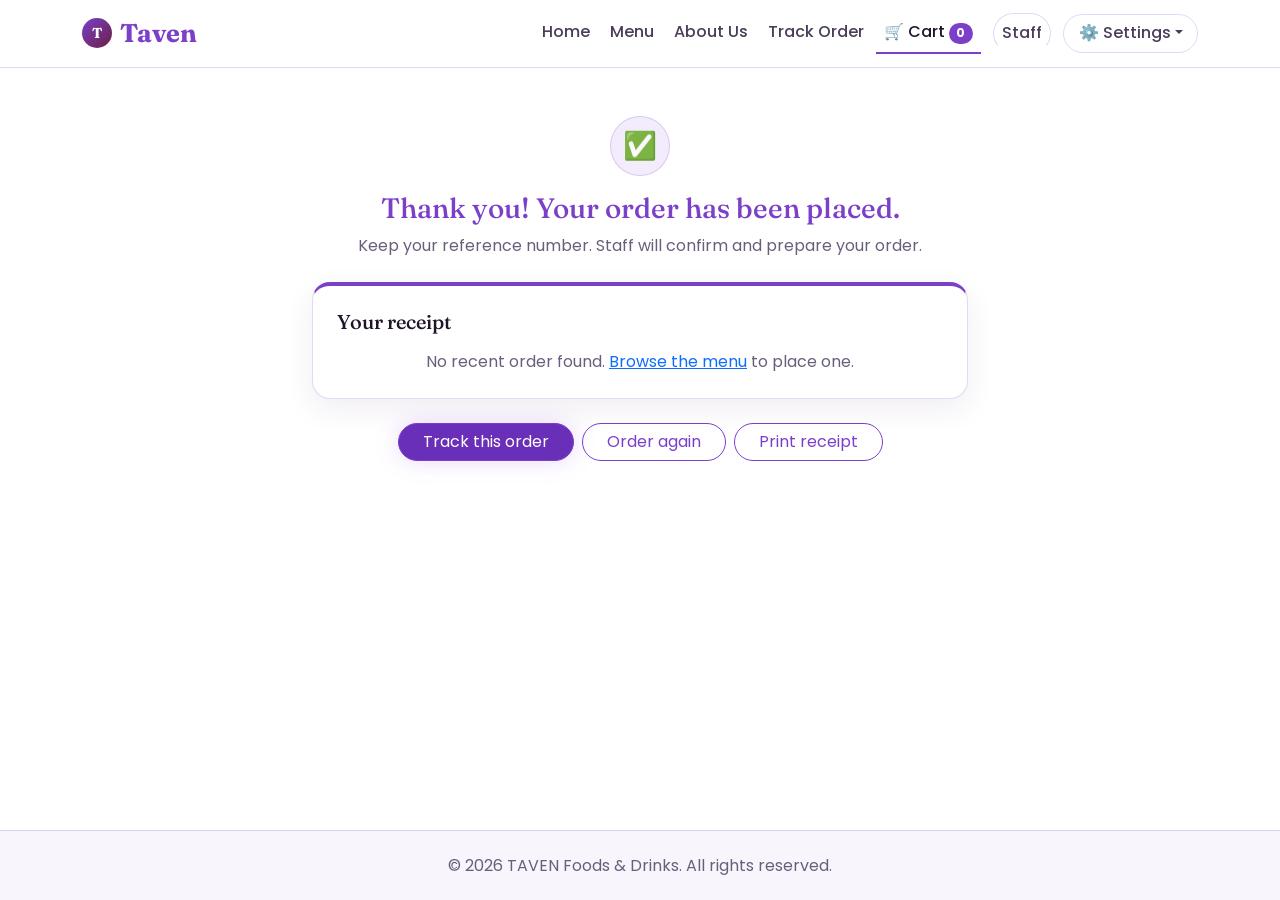
<file: thankyou.html>
<!DOCTYPE html>
<html lang="en">
<head>
  <meta charset="UTF-8">
  <meta name="viewport" content="width=device-width, initial-scale=1.0">
  <title>Taven | Thank You</title>
  <link href="https://cdn.jsdelivr.net/npm/bootstrap@5.3.3/dist/css/bootstrap.min.css" rel="stylesheet">
  <link href="https://fonts.googleapis.com/css2?family=Fraunces:opsz,wght@9..144,600;9..144,700&family=Poppins:wght@400;500;600&display=swap" rel="stylesheet">
  <link rel="stylesheet" href="style.css">
  <script>try{var t=localStorage.getItem("theme")||"light";document.documentElement.setAttribute("data-theme",t);document.documentElement.setAttribute("data-bs-theme",t);}catch(e){document.documentElement.setAttribute("data-theme","light");}</script>
</head>
<body>
  <div id="site-nav"></div>
  <main>
    <section class="container py-5" style="max-width:680px">
      <div class="text-center mb-4">
        <div class="feature-icon">✅</div>
        <h1 class="h3" id="thankyou-message" style="color:var(--brand)">Thank you! Your order has been placed.</h1>
        <p class="text-muted">Keep your reference number. Staff will confirm and prepare your order.</p>
      </div>
      <div class="soft-card receipt-card p-4">
        <h2 class="h5 mb-3">Your receipt</h2>
        <div id="receipt"></div>
      </div>
      <div class="d-flex justify-content-center gap-2 mt-4 no-print">
        <a href="track.html" id="track-link" class="btn btn-brand px-4">Track this order</a>
        <a href="order.html" class="btn btn-outline-brand px-4">Order again</a>
        <button class="btn btn-outline-brand px-4" onclick="window.print()">Print receipt</button>
      </div>
    </section>
  </main>
  <div id="site-footer"></div>

  <script src="https://cdn.jsdelivr.net/npm/bootstrap@5.3.3/dist/js/bootstrap.bundle.min.js"></script>
  <script src="script.js"></script>
</body>
</html>
</file>
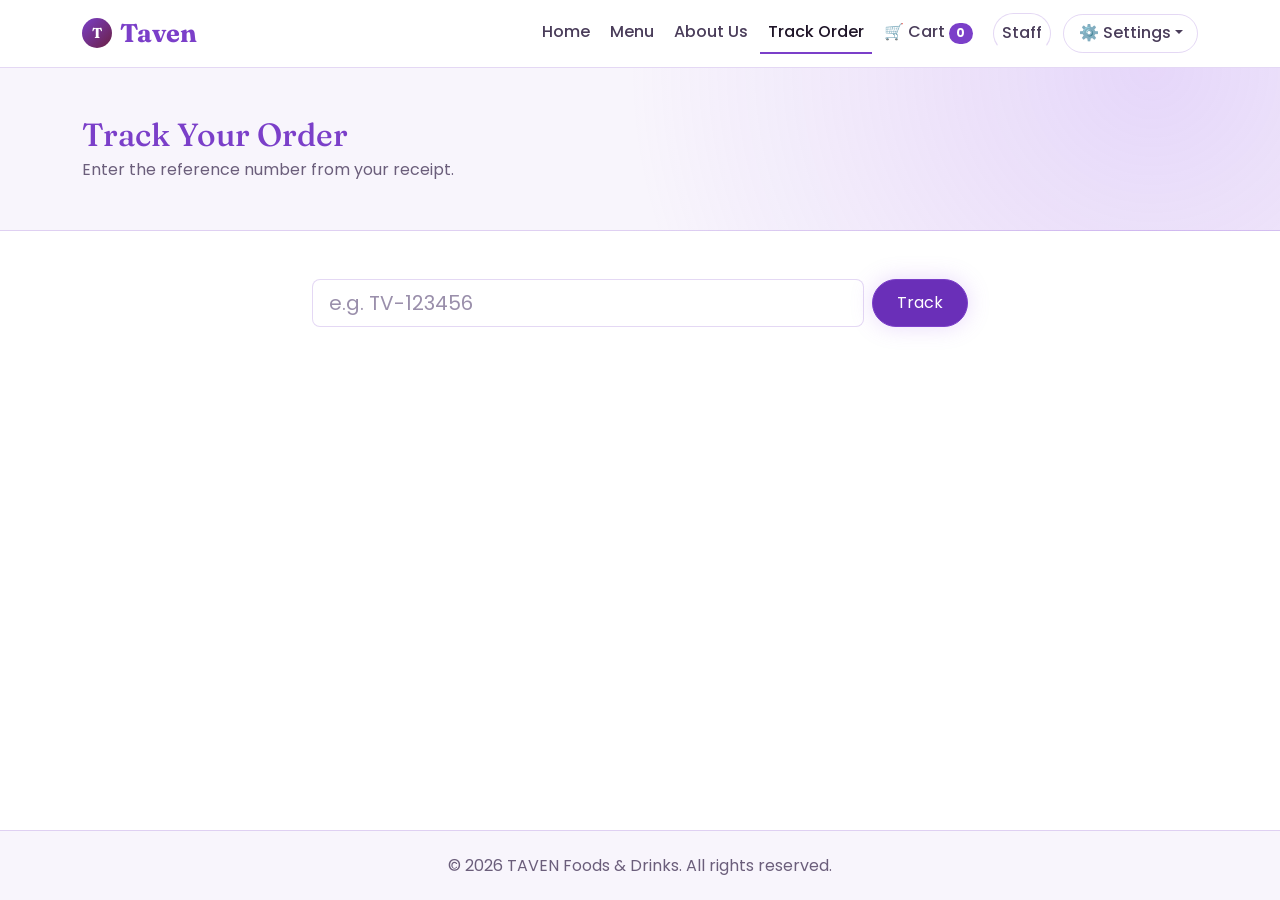
<file: track.html>
<!DOCTYPE html>
<html lang="en">
<head>
  <meta charset="UTF-8">
  <meta name="viewport" content="width=device-width, initial-scale=1.0">
  <title>Taven | Track Order</title>
  <link href="https://cdn.jsdelivr.net/npm/bootstrap@5.3.3/dist/css/bootstrap.min.css" rel="stylesheet">
  <link href="https://fonts.googleapis.com/css2?family=Fraunces:opsz,wght@9..144,600;9..144,700&family=Poppins:wght@400;500;600&display=swap" rel="stylesheet">
  <link rel="stylesheet" href="style.css">
  <script>try{var t=localStorage.getItem("theme")||"light";document.documentElement.setAttribute("data-theme",t);document.documentElement.setAttribute("data-bs-theme",t);}catch(e){document.documentElement.setAttribute("data-theme","light");}</script>
</head>
<body>
  <div id="site-nav"></div>
  <main>
    <div class="page-banner"><div class="container"><h1 class="h2 mb-1">Track Your Order</h1><p>Enter the reference number from your receipt.</p></div></div>
    <section class="container py-5" style="max-width:680px">
      <form id="track-form" class="d-flex gap-2 mb-4">
        <input type="text" id="track-ref" class="form-control form-control-lg" placeholder="e.g. TV-123456" aria-label="Order reference number" required>
        <button class="btn btn-brand px-4">Track</button>
      </form>
      <div id="track-result"></div>
    </section>
  </main>
  <div id="site-footer"></div>

  <script src="https://cdn.jsdelivr.net/npm/bootstrap@5.3.3/dist/js/bootstrap.bundle.min.js"></script>
  <script src="script.js"></script>
</body>
</html>
</file>
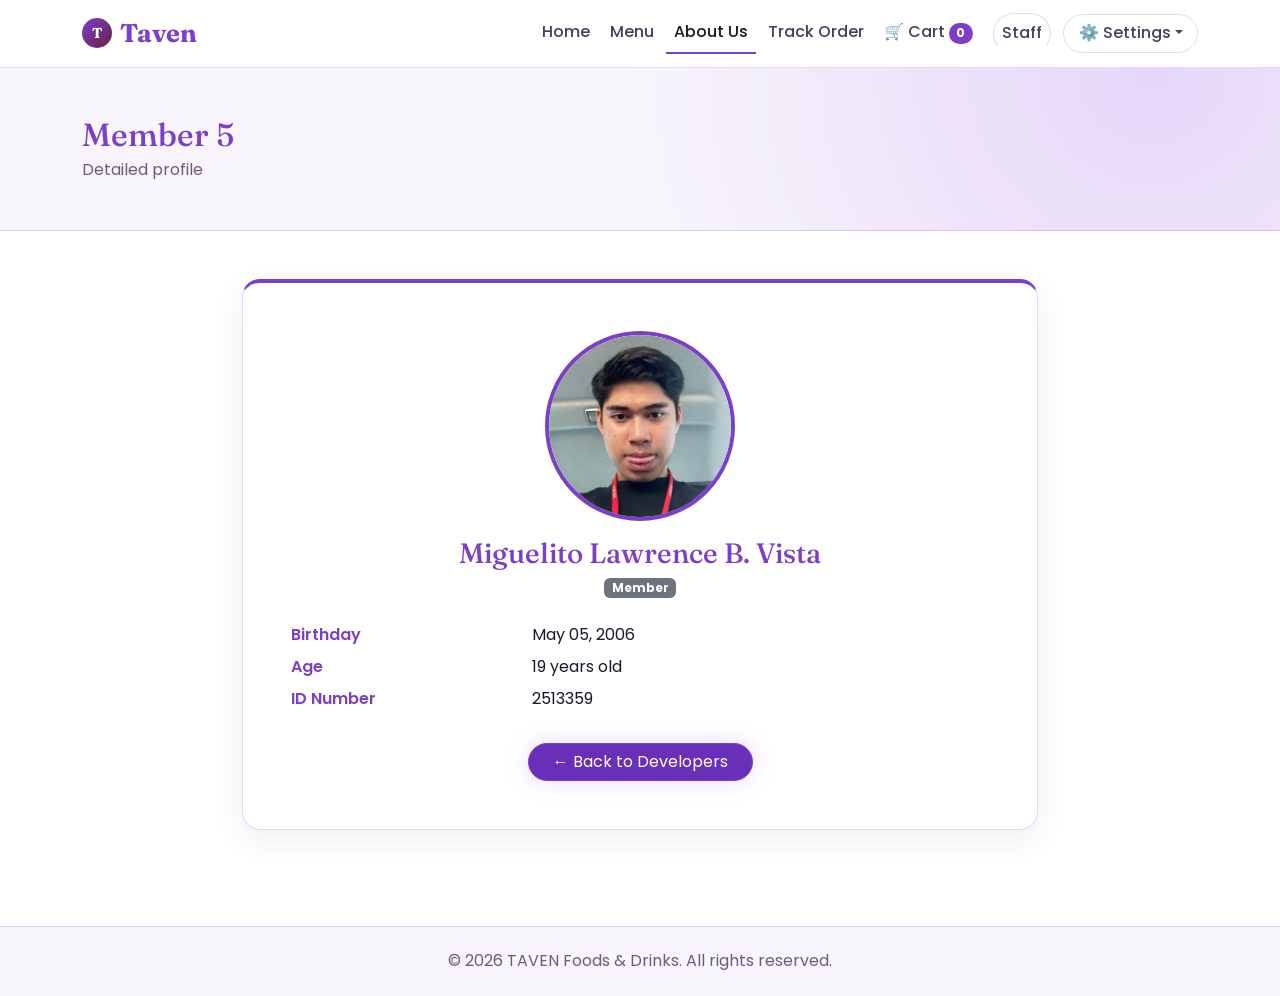
<file: Vista.HTML>
<!DOCTYPE html>
<!-- MEMBER 5: Miguelito Lawrence B. Vista | file: Vista.HTML -->
<html lang="en">
<head>
  <meta charset="UTF-8">
  <meta name="viewport" content="width=device-width, initial-scale=1.0">
  <title>Miguelito Lawrence B. Vista - Taven</title>
  <link href="https://cdn.jsdelivr.net/npm/bootstrap@5.3.3/dist/css/bootstrap.min.css" rel="stylesheet">
  <link href="https://fonts.googleapis.com/css2?family=Fraunces:opsz,wght@9..144,600;9..144,700&family=Poppins:wght@400;500;600&display=swap" rel="stylesheet">
  <link rel="stylesheet" href="style.css">
  <script>try{var t=localStorage.getItem("theme")||"light";document.documentElement.setAttribute("data-theme",t);document.documentElement.setAttribute("data-bs-theme",t);}catch(e){document.documentElement.setAttribute("data-theme","light");}</script>
</head>
<body>
  <div id="site-nav"></div>
  <main>
    <div class="page-banner"><div class="container"><h1 class="h2 mb-1">Member 5</h1><p>Detailed profile</p></div></div>
    <section class="container py-5" style="max-width:820px">
      <div id="member-profile" data-id="5"></div>
    </section>
  </main>
  <div id="site-footer"></div>

  <script src="https://cdn.jsdelivr.net/npm/bootstrap@5.3.3/dist/js/bootstrap.bundle.min.js"></script>
  <script src="script.js"></script>
</body>
</html>
</file>
<file: style.css>
/* TAVEN Foods & Drinks — dark fine-dining UI, purple accent (Bootstrap 5.3 base) */
:root {
  --brand: #a66cf0;          /* purple accent (text, outlines) */
  --brand-dark: #7b3fc9;
  --plum: #6a2043;           /* original Taven plum, kept for glows/gradients */
  --brand-soft: #1d1626;
  --bg: #0e0b12;
  --bg-2: #15111b;
  --card: #1b1523;
  --line: rgba(166,108,240,.28);
  --ink: #f1eaf8;
  --muted: #a99bb8;
  --gold: #e9b44c;
  --nav-h: 68px;
  --nav-bg: rgba(14,11,18,.88);
  --nav-link: rgba(241,234,248,.78);
  --nav-link-hover: #fff;
  --toolbar-bg: rgba(14,11,18,.92);
  --input-bg: #120e18;
  --placeholder: #75698a;
  --track-off: #2c2338;
  --glow-1: rgba(166,108,240,.28);
  --glow-2: rgba(106,32,67,.55);
  --shadow: rgba(0,0,0,.35);
  --shadow-lg: rgba(0,0,0,.6);
  --bs-body-font-family: 'Poppins', sans-serif;
  --bs-body-bg: var(--bg);
  --bs-body-color: var(--ink);
  --bs-link-color: var(--brand);
  --bs-link-hover-color: #c8a0ff;
  --bs-border-color: var(--line);
}

/* ===== Light mode (default). Dark mode = the original values above ===== */
:root[data-theme="light"] {
  --brand: #7b3fc9;
  --brand-dark: #6a2fb8;
  --brand-soft: #f3ecfc;
  --bg: #ffffff;
  --bg-2: #f8f5fc;
  --card: #ffffff;
  --line: rgba(123,63,201,.2);
  --ink: #1f1528;
  --muted: #6b5e7b;
  --gold: #b7791f;
  --nav-bg: rgba(255,255,255,.9);
  --nav-link: #4a3d5a;
  --nav-link-hover: #1f1528;
  --toolbar-bg: rgba(255,255,255,.94);
  --input-bg: #ffffff;
  --placeholder: #9a8fab;
  --track-off: #e6dff0;
  --glow-1: rgba(166,108,240,.16);
  --glow-2: rgba(106,32,67,.08);
  --shadow: rgba(60,30,90,.08);
  --shadow-lg: rgba(60,30,90,.18);
  --bs-link-hover-color: #5a2a9e;
}
:root[data-theme="light"] .navbar-taven .navbar-toggler-icon { filter: none; }
:root[data-theme="light"] .modal .btn-close-white,
:root[data-theme="light"] .offcanvas .btn-close-white { filter: none; }
:root[data-theme="light"] .st-Pending { background: #fff1d1; color: #8a5a00; }
:root[data-theme="light"] .st-Confirmed { background: #e0eeff; color: #1d5ea8; }
:root[data-theme="light"] .st-Preparing { background: #efe4fd; color: #6a2fb8; }
:root[data-theme="light"] .st-Completed { background: #dcf5e8; color: #1c7a4b; }
:root[data-theme="light"] .st-Cancelled { background: #fde3e7; color: #b42338; }
:root[data-theme="light"] .stock-tag.out { color: #c42a40; }
body { overflow-x: clip; }
body { background: var(--bg); color: var(--ink); min-height: 100vh; display: flex; flex-direction: column; }
main { flex: 1; }
h1, h2, h3, .display-font { font-family: 'Fraunces', serif; font-weight: 700; }
.text-muted { color: var(--muted) !important; }
:focus-visible { outline: 3px solid var(--gold); outline-offset: 2px; }

/* Sticky navbar (wrapper is the sticky element so it works with the injected nav) */
#site-nav { position: sticky; top: 0; z-index: 1030; }
.navbar-taven { background: var(--nav-bg); backdrop-filter: blur(10px); border-bottom: 1px solid var(--line); min-height: var(--nav-h); }
.navbar-taven .navbar-brand { font-family: 'Fraunces', serif; font-weight: 700; font-size: 1.6rem; color: var(--brand); display: flex; align-items: center; gap: .5rem; }
.brand-dot { width: 30px; height: 30px; border-radius: 50%; background: linear-gradient(135deg, var(--brand), var(--plum)); display: inline-grid; place-items: center; font-size: .9rem; color: #fff; }
.navbar-taven .nav-link { color: var(--nav-link); font-weight: 500; padding: .45rem 1rem; border-bottom: 2px solid transparent; border-radius: 0; }
.navbar-taven .nav-link:hover { color: var(--nav-link-hover); }
.navbar-taven .nav-link.active { color: var(--nav-link-hover); border-bottom-color: var(--brand); }
.navbar-taven .navbar-toggler { border-color: var(--line); }
.navbar-taven .navbar-toggler-icon { filter: invert(1); }
.cart-count { background: var(--brand); color: #fff; }
.nav-staff { border: 1px solid var(--line); border-radius: 999px !important; }

/* Buttons */
.btn-brand { --bs-btn-bg: var(--brand-dark); --bs-btn-border-color: var(--brand); --bs-btn-color: #fff;
  --bs-btn-hover-bg: var(--brand); --bs-btn-hover-border-color: var(--brand); --bs-btn-hover-color: #fff;
  --bs-btn-active-bg: var(--brand); --bs-btn-active-border-color: var(--brand); --bs-btn-active-color: #fff;
  --bs-btn-disabled-bg: #3a2f48; --bs-btn-disabled-border-color: #3a2f48; --bs-btn-disabled-color: #8d7fa0;
  border-radius: 999px; box-shadow: 0 0 22px rgba(166,108,240,.25); }
.btn-outline-brand { --bs-btn-color: var(--brand); --bs-btn-border-color: var(--brand);
  --bs-btn-hover-bg: var(--brand-dark); --bs-btn-hover-border-color: var(--brand); --bs-btn-hover-color: #fff;
  --bs-btn-active-bg: var(--brand-dark); --bs-btn-active-border-color: var(--brand); --bs-btn-active-color: #fff; border-radius: 999px; }
.btn-light-pill { background: var(--brand-dark); border: 1px solid var(--brand); color: #fff; border-radius: 999px; font-weight: 600; box-shadow: 0 0 26px rgba(166,108,240,.35); }
.btn-light-pill:hover { background: var(--brand); color: #fff; }
.btn-close-white { filter: invert(1); }

/* Hero */
.hero { position: relative; overflow: hidden; padding: 4rem 0;
  background: radial-gradient(circle at 82% 30%, var(--glow-1) 0, transparent 42%), radial-gradient(circle at 10% 100%, var(--glow-2) 0, transparent 45%), var(--bg); }
.hero h1 { font-size: clamp(2.3rem, 5vw, 3.7rem); line-height: 1.1; color: var(--brand); }
.hero .plate { width: min(340px, 82%); aspect-ratio: 1; border-radius: 50%; object-fit: cover; background: #fff; padding: 10px;
  border: 2px solid var(--brand); box-shadow: 0 0 0 14px rgba(166,108,240,.1), 0 30px 60px var(--shadow-lg); }
.hero-bar { margin-top: 2.2rem; display: flex; gap: 1.2rem; flex-wrap: wrap; align-items: center; color: var(--muted); font-size: .9rem; }
.hero-bar b { color: var(--brand); font-family: 'Fraunces', serif; font-size: 1.2rem; display: block; }
.page-banner { padding: 3rem 0; border-bottom: 1px solid var(--line);
  background: radial-gradient(circle at 90% 0, rgba(166,108,240,.22) 0, transparent 45%), var(--bg-2); }
.page-banner h1 { color: var(--brand); }
.page-banner p { color: var(--muted); margin: 0; }

/* Sections */
.band { background: var(--bg-2); border-block: 1px solid var(--line); }
.section-title { color: var(--brand); position: relative; padding-bottom: .6rem; margin-bottom: 1.5rem; }
.section-title::after { content: ''; position: absolute; left: 0; bottom: 0; width: 56px; height: 3px; border-radius: 3px; background: var(--brand); }
.text-center .section-title::after { left: 50%; transform: translateX(-50%); }
.arch { width: min(340px, 85%); aspect-ratio: 4/5; object-fit: cover; border-radius: 999px 999px 28px 28px; border: 2px solid var(--brand); background: var(--card); box-shadow: 0 24px 50px var(--shadow-lg); }
.feature-icon { width: 60px; height: 60px; border-radius: 50%; background: var(--brand-soft); border: 1px solid var(--line); display: grid; place-items: center; font-size: 1.7rem; margin: 0 auto 1rem; }
.soft-card { background: var(--card); border: 1px solid var(--line); border-radius: 18px; box-shadow: 0 10px 30px var(--shadow); color: var(--ink); }

/* Menu + cards */
.menu-toolbar { position: sticky; top: var(--nav-h); z-index: 1020; background: var(--toolbar-bg); backdrop-filter: blur(8px); border-bottom: 1px solid var(--line); }
.scroll-target { scroll-margin-top: 150px; }
.menu-card { border: 1px solid var(--line); border-radius: 14px; overflow: hidden; background: var(--card); box-shadow: 0 10px 26px var(--shadow); transition: transform .2s, border-color .2s; height: 100%; }
.menu-card:hover { transform: translateY(-4px); border-color: var(--brand); }
.menu-card img { height: 190px; width: 100%; object-fit: cover; background: var(--brand-soft); cursor: pointer; }
.menu-card.soldout img { filter: grayscale(1) brightness(.6); }
.price { color: var(--brand); font-weight: 700; font-size: 1.1rem; }
.stock-tag { font-size: .78rem; color: var(--muted); }
.stock-tag.low { color: var(--gold); } .stock-tag.out { color: #ff7a8a; }
.link-details { background: none; border: 0; padding: 0; color: var(--muted); font-size: .8rem; text-decoration: underline; text-align: left; }
.form-control, .form-select { background-color: var(--input-bg); border-color: var(--line); color: var(--ink); }
.form-control:focus, .form-select:focus { background-color: var(--input-bg); color: var(--ink); border-color: var(--brand); box-shadow: 0 0 0 .2rem rgba(166,108,240,.25); }
.form-control::placeholder { color: var(--placeholder); }
.form-label { color: var(--muted); font-size: .9rem; }
.modal-content { background: var(--card); border: 1px solid var(--line); color: var(--ink); }

/* Cart */
.cart-row { background: var(--card); border: 1px solid var(--line); border-radius: 14px;
  display: grid; align-items: center; gap: .75rem 1rem;
  grid-template-columns: 64px minmax(0, 1fr) auto 96px auto; grid-template-areas: "img info qty total del"; }
.cart-row .c-img { grid-area: img; width: 64px; height: 64px; object-fit: cover; }
.cart-row .c-info { grid-area: info; min-width: 0; }
.cart-row .c-info .fw-semibold { overflow-wrap: anywhere; }
.cart-row .c-qty { grid-area: qty; }
.cart-row .c-total { grid-area: total; }
.cart-row .c-del { grid-area: del; }
.qty-btn { width: 36px; height: 36px; padding: 0; border-radius: 50%; line-height: 1; flex: 0 0 auto; }
.qty-input { width: 3.4rem; text-align: center; padding: .3rem .2rem; border-radius: 10px; font-weight: 600; -moz-appearance: textfield; appearance: textfield; }
.qty-input::-webkit-outer-spin-button, .qty-input::-webkit-inner-spin-button { -webkit-appearance: none; margin: 0; }
@media (max-width: 575.98px) {
  .cart-row { grid-template-columns: 56px minmax(0, 1fr) auto; grid-template-areas: "img info del" "qty qty total"; padding: .85rem !important; }
  .cart-row .c-img { width: 56px; height: 56px; }
  .cart-row .c-total { min-width: 0 !important; }
  .sticky-card { position: static; }
  #checkout-form { padding: 1.25rem !important; }
  .page-banner { padding: 2rem 0; }
}
@media (max-width: 991.98px) { .sticky-card { position: static; } }
.sticky-card { position: sticky; top: calc(var(--nav-h) + 20px); }
.flow-steps { display: flex; flex-wrap: wrap; gap: .4rem; font-size: .78rem; color: var(--muted); }
.flow-steps span { border: 1px solid var(--line); border-radius: 999px; padding: .15rem .7rem; }
.flow-steps span.on { background: var(--brand-dark); color: #fff; border-color: var(--brand); }

/* Developers */
.member-card { border: 1px solid var(--line); border-radius: 14px; overflow: hidden; background: var(--card); transition: transform .2s, border-color .2s; text-decoration: none; color: inherit; display: block; height: 100%; }
.member-card:hover { transform: translateY(-5px); border-color: var(--brand); color: inherit; }
.member-card img { width: 100%; height: 230px; object-fit: cover; background: var(--brand-soft); }
.profile-img { width: 190px; height: 190px; object-fit: cover; border-radius: 50%; border: 4px solid var(--brand); background: var(--brand-soft); }
.profile-card { border-top: 4px solid var(--brand); }
.label { color: var(--brand); font-weight: 600; }

/* Receipt / tables / status */
.receipt { font-variant-numeric: tabular-nums; }
.receipt-card { border-top: 4px solid var(--brand); }
.table { --bs-table-bg: transparent; --bs-table-color: var(--ink); --bs-table-border-color: var(--line); }
.toast-brand { background: var(--brand-dark); color: #fff; }
.ref-no { font-family: 'Fraunces', serif; font-size: 1.5rem; color: var(--brand); letter-spacing: .04em; }
.status-badge { border-radius: 999px; padding: .25rem .8rem; font-size: .8rem; font-weight: 600; }
.st-Pending { background: #4b3a14; color: #ffd37a; } .st-Confirmed { background: #1c3552; color: #8cc4ff; }
.st-Preparing { background: #3c2559; color: #d1a8ff; } .st-Completed { background: #174230; color: #7be3ae; }
.st-Cancelled { background: #4a1f28; color: #ff9aa8; }
.track { display: flex; gap: .5rem; margin: 1.2rem 0; }
.track div { flex: 1; text-align: center; font-size: .78rem; color: var(--muted); border-top: 4px solid var(--track-off); padding-top: .4rem; }
.track div.done { border-color: var(--brand); color: var(--ink); }
.nav-pills .nav-link { color: var(--muted); border-radius: 999px; }
.nav-pills .nav-link.active { background: var(--brand-dark); color: #fff; }

footer.site-footer { background: var(--bg-2); border-top: 1px solid var(--line); color: var(--muted); text-align: center; padding: 1.4rem; margin-top: 3rem; }

@media print { #site-nav, .site-footer, .no-print, .cart-fab { display: none !important; } body { background: #fff; color: #000; } .soft-card { box-shadow: none; background: #fff; color: #000; } }
@media (prefers-reduced-motion: reduce) { * { transition: none !important; } }

/* ===== Settings (theme) ===== */
.settings-btn { background: none; border: 1px solid var(--line); color: var(--nav-link); border-radius: 999px; padding: .4rem .9rem; font-weight: 500; }
.settings-btn:hover { color: var(--nav-link-hover); border-color: var(--brand); }
.settings-menu { background: var(--card); border: 1px solid var(--line); border-radius: 14px; padding: .9rem; min-width: 230px; color: var(--ink); box-shadow: 0 16px 40px var(--shadow-lg); }
.theme-switch { display: grid; grid-template-columns: 1fr 1fr; gap: .4rem; }
.theme-switch button { border: 1px solid var(--line); background: var(--bg-2); color: var(--ink); border-radius: 10px; padding: .5rem; font-size: .9rem; }
.theme-switch button.on { background: var(--brand-dark); border-color: var(--brand); color: #fff; }

/* ===== Floating cart button + cart drawer (Grab-style) ===== */
.cart-fab { position: fixed; right: 20px; bottom: 20px; z-index: 1040; width: 62px; height: 62px; border-radius: 50%;
  border: 0; background: var(--brand-dark); color: #fff; font-size: 1.6rem; display: grid; place-items: center;
  box-shadow: 0 10px 28px rgba(123,63,201,.45); transition: transform .2s; }
.cart-fab:hover { transform: scale(1.06); }
.cart-fab .fab-count { position: absolute; top: -4px; right: -4px; min-width: 24px; height: 24px; padding: 0 6px; border-radius: 999px;
  background: var(--gold); color: #1a1220; font-size: .8rem; font-weight: 700; display: grid; place-items: center; border: 2px solid var(--bg); }
.cart-fab.pop { animation: fabpop .4s ease; }
@keyframes fabpop { 0% { transform: scale(1); } 40% { transform: scale(1.22); } 100% { transform: scale(1); } }
body.fab-on #toast-box { margin-bottom: 84px; }
.cart-sheet { background: var(--card); color: var(--ink); border-color: var(--line) !important; }
.cart-sheet.offcanvas-bottom { height: auto; max-height: 80vh; border-radius: 20px 20px 0 0; }
.cart-sheet.offcanvas-end { width: 400px; max-width: 100%; }
.cart-sheet .offcanvas-header { border-bottom: 1px solid var(--line); }
.cart-sheet .offcanvas-title { color: var(--brand); }
.sheet-item { display: flex; align-items: center; gap: .75rem; padding: .75rem 0; border-bottom: 1px solid var(--line); }
.sheet-item img { width: 52px; height: 52px; object-fit: cover; border-radius: 10px; flex: 0 0 auto; }
.sheet-item .s-name { font-weight: 600; font-size: .95rem; overflow-wrap: anywhere; }
.sheet-foot { border-top: 1px solid var(--line); padding: 1rem; background: var(--bg-2); }
@media (max-width: 575.98px) { .cart-fab { right: 16px; bottom: 16px; width: 58px; height: 58px; } }
</file>
